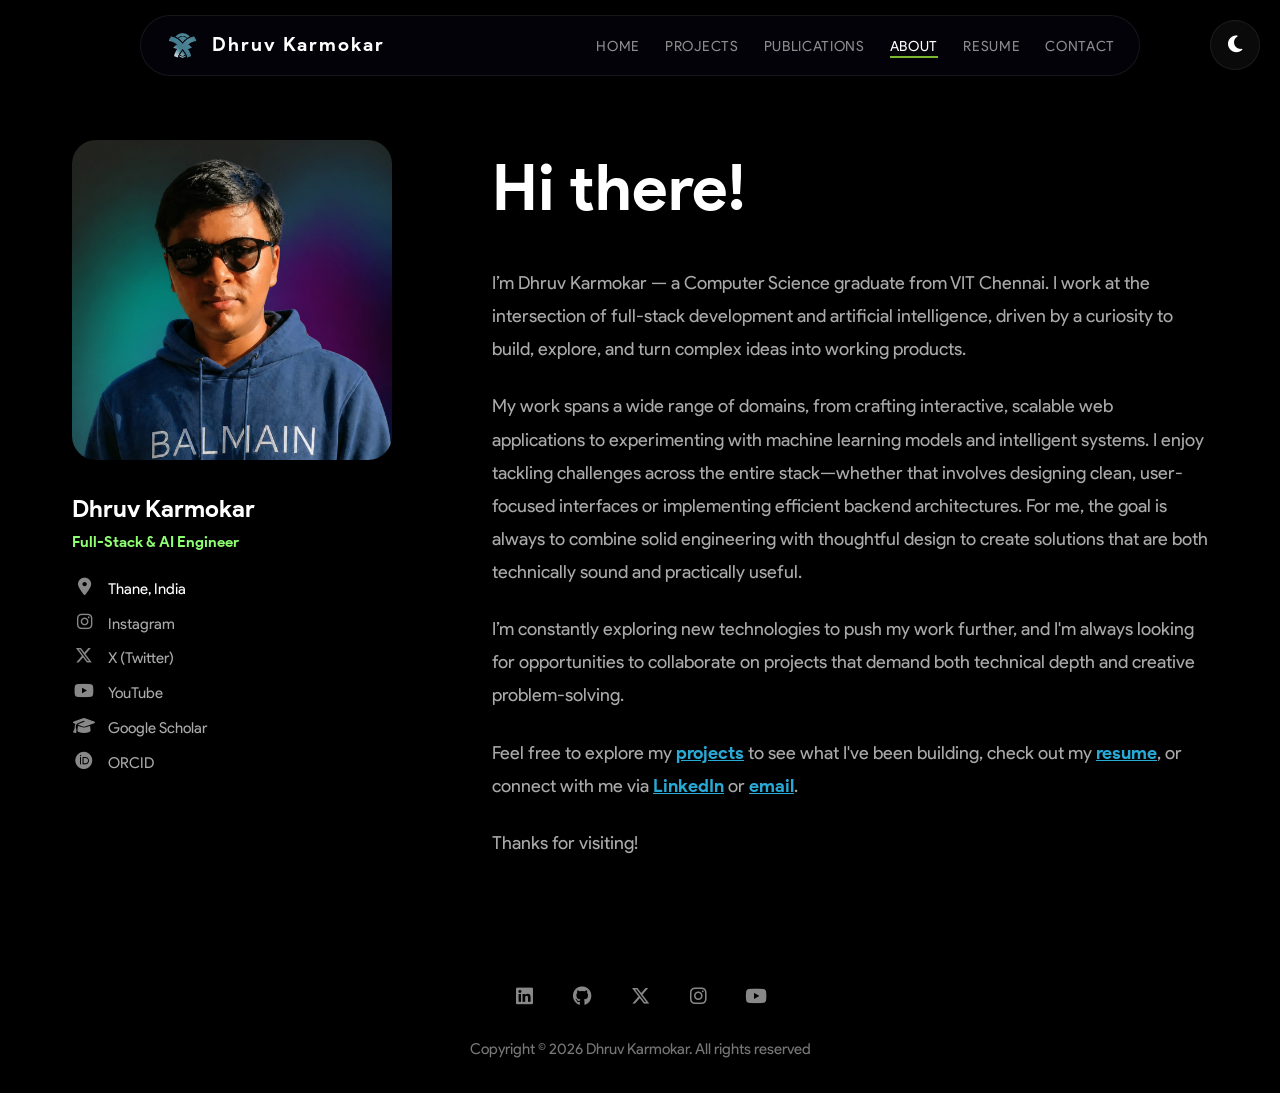
<file: about.html>
<!DOCTYPE html>
<html lang="en">
<head>
  <meta charset="UTF-8" />
  <meta name="viewport" content="width=device-width, initial-scale=1" />

  <!-- Security Headers -->
  <meta http-equiv="Content-Security-Policy" content="default-src 'self'; img-src 'self' data: https:; media-src 'self'; script-src 'self' https://cdn.jsdelivr.net; style-src 'self' https://cdnjs.cloudflare.com; font-src 'self' https://cdnjs.cloudflare.com; connect-src 'self' https://formspree.io;">
  <meta http-equiv="X-Content-Type-Options" content="nosniff">
  <meta http-equiv="Referrer-Policy" content="no-referrer-when-downgrade">
  <title>About | Dhruv Karmokar</title>
  <meta name="description" content="Learn about Dhruv Karmokar — CS grad from VIT Chennai, Full-Stack & AI Engineer working at the intersection of AI and full-stack development.">
  <link rel="canonical" href="https://karmokardhruv.me/about.html">
  <meta property="og:title" content="About — Dhruv Karmokar">
  <meta property="og:description" content="CS grad from VIT Chennai, Full-Stack & AI Engineer working at the intersection of AI and full-stack development.">
  <meta property="og:url" content="https://karmokardhruv.me/about.html">
  <meta property="og:image" content="https://karmokardhruv.me/images/dhruv-logo.png">
  <meta name="twitter:card" content="summary">

  <!-- ====== FAVICON (Copied from your index.html) ====== -->
  <link rel="apple-touch-icon" sizes="180x180" href="favicon_io/apple-touch-icon.png">
  <link rel="icon" type="image/png" sizes="32x32" href="favicon_io/favicon-32x32.png">
  <link rel="icon" type="image/png" sizes="16x16" href="favicon_io/favicon-16x16.png">
  <link rel="shortcut icon" href="favicon_io/favicon.ico" type="image/x-icon">
  <link rel="manifest" href="favicon_io/site.webmanifest">

  <!-- MAIN CSS -->
  <link rel="stylesheet" href="styles.css" />

  <!-- FONT AWESOME -->
  <link rel="stylesheet" href="https://cdnjs.cloudflare.com/ajax/libs/font-awesome/6.5.1/css/all.min.css" integrity="sha512-DTOQO9RWCH3ppGqcWaEA1BIZOC6xxalwEsw9c2QQeAIftl+Vegovlnee1c9QX4TctnWMn13TZye+giMm8e2LwA==" crossorigin="anonymous" referrerpolicy="no-referrer" />

  <!-- PAGE CSS -->
  <link rel="stylesheet" href="css/about.css" />

  <!-- SCRIPTS -->
  <script src="main.js?v=2" defer></script>

  <!-- PRELOAD LCP IMAGES -->
  <link rel="preload" as="image" href="images/dhruv-night.jpg">
  <link rel="preload" as="image" href="images/dhruv-day.png">
</head>

<body>
  <script src="theme-init.js"></script>
  <!-- =============== HEADER =============== -->
  <header class="site-header">
    <a href="index.html" class="logo">
      <img src="images/dhruv-logo.png" alt="Dhruv Karmokar" class="logo-img"/>
      <span class="logo-text">Dhruv Karmokar</span>
    </a>

    <button class="nav-toggle" type="button" aria-expanded="false" aria-controls="site-nav" aria-label="Open navigation menu">
      <span class="nav-toggle-bar"></span>
      <span class="nav-toggle-bar"></span>
      <span class="nav-toggle-bar"></span>
    </button>

    <nav class="main-nav" id="site-nav" aria-label="Primary">
      <ul class="nav-links">
        <li class="nav-home"><a href="index.html">HOME</a></li>
        <li class="nav-projects"><a href="projects.html">PROJECTS</a></li>
        <li class="nav-publications"><a href="publications.html">PUBLICATIONS</a></li>
        <li class="nav-about"><a href="about.html" class="active">ABOUT</a></li>
        <li class="nav-resume"><a href="resume.html">RESUME</a></li>
        <li class="nav-contact"><a href="contact.html">CONTACT</a></li>
      </ul>
    </nav>
  </header>

  <!-- =============== FLOATING THEME TOGGLE =============== -->
  <button id="theme-btn" class="float-btn top-right" title="Toggle Day/Night">
    <i id="theme-icon" class="fa-solid fa-moon"></i>
  </button>


  <main class="about-container">
    <!-- ===== LEFT SIDE: PHOTO + NAME + CONTACTS ===== -->
    <aside class="about-sidebar">
      <!-- 1) HEADSHOT with wrapper for border effect -->
      <div class="headshot-wrapper">
        <img src="images/dhruv-night.jpg" alt="Dhruv Karmokar" class="night-img" />
        <img src="images/dhruv-day.png" alt="Dhruv Karmokar" class="day-img" />
      </div>

      <!-- 2) NAME + POSITION -->
      <div class="about-name">Dhruv Karmokar</div>
      <div class="about-position">Full-Stack & AI Engineer</div>

      <!-- 3) CONTACT / SOCIAL LIST -->
      <ul class="contact-list">
        <li><i class="fa-solid fa-location-dot"></i> Thane, India</li>
        <li><i class="fa-brands fa-instagram"></i> <a href="https://instagram.com/karmokardhruv" target="_blank" rel="noopener noreferrer">Instagram</a></li>
        <li><i class="fa-brands fa-x-twitter"></i> <a href="https://x.com/karmokardhruv" target="_blank" rel="noopener noreferrer">X (Twitter)</a></li>
        <li><i class="fa-brands fa-youtube"></i> <a href="https://youtube.com/@karmokardhruv" target="_blank" rel="noopener noreferrer">YouTube</a></li>
        <li><i class="fa-solid fa-graduation-cap"></i> <a href="https://scholar.google.com/citations?user=qImi6RMAAAAJ&hl" target="_blank" rel="noopener noreferrer">Google Scholar</a></li>
        <li><i class="fa-brands fa-orcid"></i> <a href="https://orcid.org/0009-0003-7108-7852" target="_blank" rel="noopener noreferrer">ORCID</a></li>
      </ul>
    </aside>

    <!-- ===== RIGHT SIDE: “About Me” TEXT ===== -->
    <section class="about-content">
      <h1>Hi there!</h1>
      <p>
        I’m Dhruv Karmokar — a Computer Science graduate from VIT Chennai. I work at the intersection of full-stack development and artificial intelligence, driven by a curiosity to build, explore, and turn complex ideas into working products.
      </p>
      <p>
        My work spans a wide range of domains, from crafting interactive, scalable web applications to experimenting with machine learning models and intelligent systems. I enjoy tackling challenges across the entire stack—whether that involves designing clean, user-focused interfaces or implementing efficient backend architectures. For me, the goal is always to combine solid engineering with thoughtful design to create solutions that are both technically sound and practically useful.
      </p>
      <p>
        I’m constantly exploring new technologies to push my work further, and I'm always looking for opportunities to collaborate on projects that demand both technical depth and creative problem-solving.
      </p>
      <p>
        Feel free to explore my <a href="projects.html">projects</a> to see what I've been building, check out my <a href="resume.html">resume</a>, or connect with me via <a href="https://www.linkedin.com/in/karmokardhruv/" target="_blank" rel="noopener noreferrer">LinkedIn</a> or <a href="mailto:dhruv123karmokar@gmail.com">email</a>.
      </p>
      <p>
        Thanks for visiting!
      </p>
    </section>
  </main>

<footer class="site-footer-bottom">
  <!-- A div to group the icons -->
  <div class="footer-icons">
    <a href="https://www.linkedin.com/in/karmokardhruv" target="_blank" rel="noopener noreferrer" aria-label="LinkedIn Profile">
      <i class="fa-brands fa-linkedin"></i>
    </a>
    <a href="https://github.com/karmokardhruv" target="_blank" rel="noopener noreferrer" aria-label="GitHub Profile">
      <i class="fa-brands fa-github"></i>
    </a>
    <a href="https://x.com/karmokardhruv" target="_blank" rel="noopener noreferrer" aria-label="X (Twitter) Profile">
      <i class="fa-brands fa-x-twitter"></i>
    </a>
    <a href="https://instagram.com/karmokardhruv" target="_blank" rel="noopener noreferrer" aria-label="Instagram Profile">
      <i class="fa-brands fa-instagram"></i>
    </a>
    <a href="https://www.youtube.com/@karmokardhruv" target="_blank" rel="noopener noreferrer" aria-label="YouTube Channel">
      <i class="fa-brands fa-youtube"></i>
    </a>
  </div>
  <!-- A separate div for the copyright text -->
  <div class="footer-copy">Copyright © 2026 Dhruv Karmokar. All rights reserved</div>
</footer>

</body>
</html>
</file>
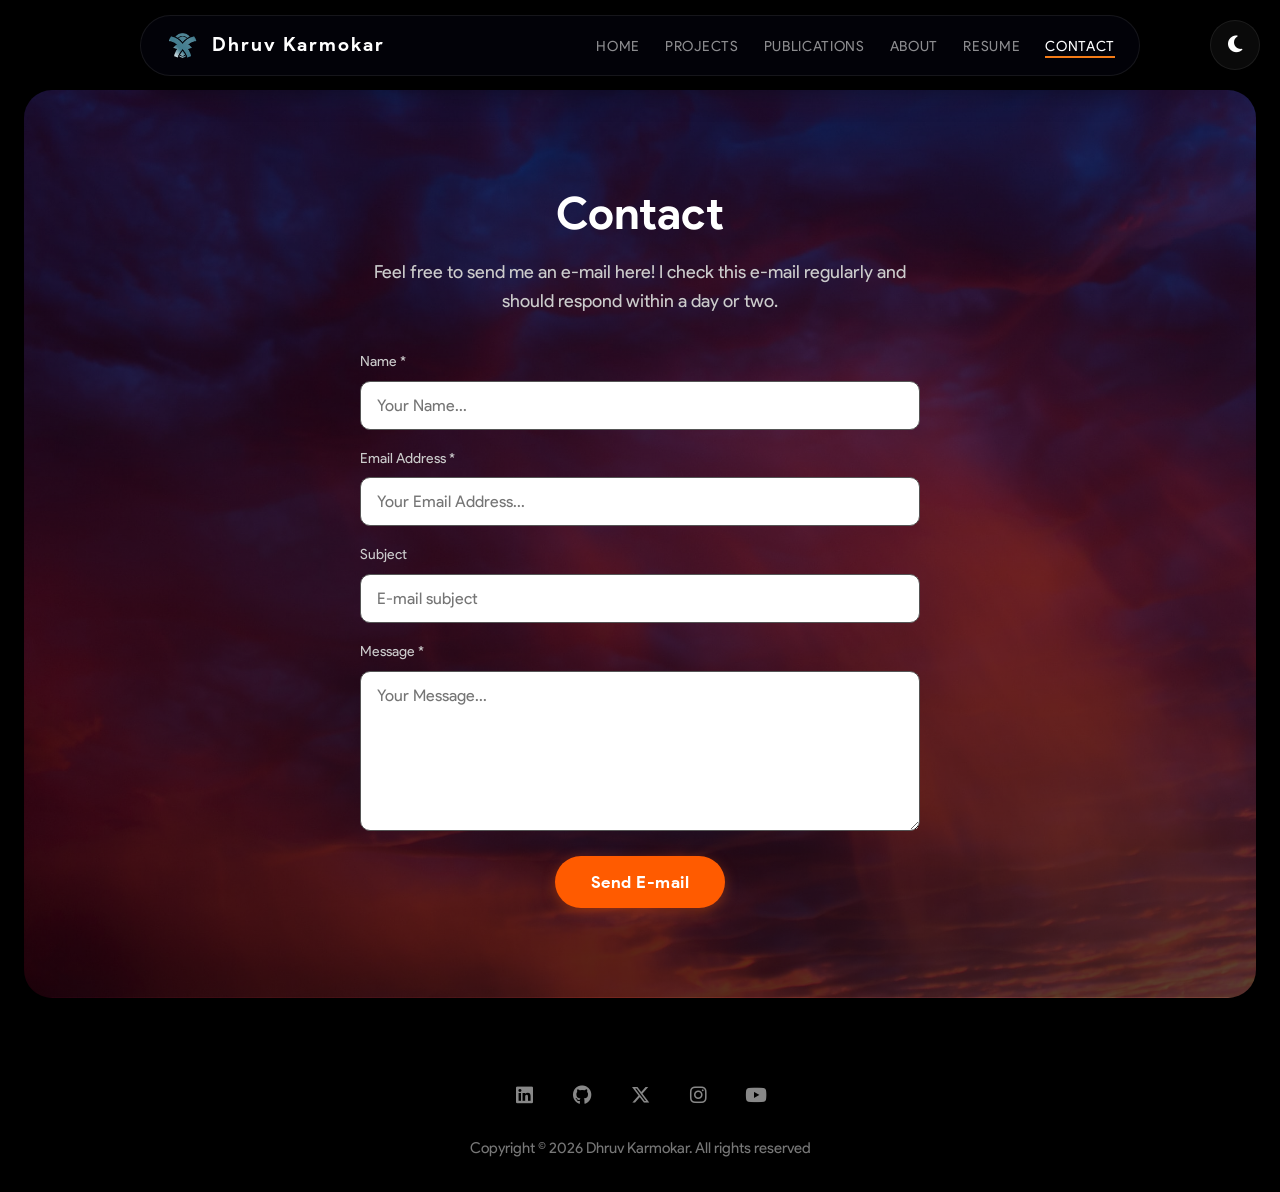
<file: contact.html>
<!DOCTYPE html>
<html lang="en">
<head>
  <meta charset="UTF-8" />
  <meta name="viewport" content="width=device-width, initial-scale=1" />

  <!-- Security Headers -->
  <meta http-equiv="Content-Security-Policy" content="default-src 'self'; img-src 'self' data: https:; media-src 'self'; script-src 'self' https://cdn.jsdelivr.net; style-src 'self' https://cdnjs.cloudflare.com; font-src 'self' https://cdnjs.cloudflare.com; connect-src 'self' https://formspree.io;">
  <meta http-equiv="X-Content-Type-Options" content="nosniff">
  <meta http-equiv="Referrer-Policy" content="no-referrer-when-downgrade">
  <title>Contact | Dhruv Karmokar</title>
  <meta name="description" content="Get in touch with Dhruv Karmokar. Send a message directly via the contact form.">
  <link rel="canonical" href="https://karmokardhruv.me/contact.html">
  <meta property="og:title" content="Contact — Dhruv Karmokar">
  <meta property="og:description" content="Send a message directly via the contact form.">
  <meta property="og:url" content="https://karmokardhruv.me/contact.html">
  <meta property="og:image" content="https://karmokardhruv.me/images/dhruv-logo.png">
  <meta name="twitter:card" content="summary">

  <!-- ====== FAVICON ====== -->
  <link rel="apple-touch-icon" sizes="180x180" href="favicon_io/apple-touch-icon.png">
  <link rel="icon" type="image/png" sizes="32x32" href="favicon_io/favicon-32x32.png">
  <link rel="icon" type="image/png" sizes="16x16" href="favicon_io/favicon-16x16.png">
  <link rel="shortcut icon" href="favicon_io/favicon.ico" type="image/x-icon">
  <link rel="manifest" href="favicon_io/site.webmanifest">

  <!-- MAIN CSS -->
  <link rel="stylesheet" href="styles.css" />

  <!-- FONT AWESOME -->
  <link rel="stylesheet" href="https://cdnjs.cloudflare.com/ajax/libs/font-awesome/6.5.1/css/all.min.css" integrity="sha512-DTOQO9RWCH3ppGqcWaEA1BIZOC6xxalwEsw9c2QQeAIftl+Vegovlnee1c9QX4TctnWMn13TZye+giMm8e2LwA==" crossorigin="anonymous" referrerpolicy="no-referrer" />

  <!-- PAGE CSS -->
  <link rel="stylesheet" href="css/contact.css" />

  <!-- SCRIPTS -->
  <script src="main.js?v=2" defer></script>
</head>

<body>
  <script src="theme-init.js"></script>
  <!-- This wrapper still creates the sidebars -->
  <div class="page-wrapper">

    <!-- HEADER -->
    <header class="site-header">
      <a href="index.html" class="logo">
        <img src="images/dhruv-logo.png" alt="Dhruv Karmokar" class="logo-img"/>
        <span class="logo-text">Dhruv Karmokar</span>
      </a>
      <button class="nav-toggle" type="button" aria-expanded="false" aria-controls="site-nav" aria-label="Open navigation menu">
        <span class="nav-toggle-bar"></span>
        <span class="nav-toggle-bar"></span>
        <span class="nav-toggle-bar"></span>
      </button>
      <nav class="main-nav" id="site-nav" aria-label="Primary">
        <ul class="nav-links">
          <li class="nav-home"><a href="index.html">HOME</a></li>
          <li class="nav-projects"><a href="projects.html">PROJECTS</a></li>
          <li class="nav-publications"><a href="publications.html">PUBLICATIONS</a></li>
          <li class="nav-about"><a href="about.html">ABOUT</a></li>
          <li class="nav-resume"><a href="resume.html">RESUME</a></li>
          <li class="nav-contact"><a href="contact.html" class="active">CONTACT</a></li>
        </ul>
      </nav>
    </header>
    <button id="theme-btn" class="float-btn top-right" title="Toggle Day/Night">
      <i id="theme-icon" class="fa-solid fa-moon"></i>
    </button>

    <main class="contact-container">
      <div class="contact-inner">
        <h1>Contact</h1>
        <p class="intro-text">
          Feel free to send me an e-mail here! I check this e-mail regularly and should respond within a day or two.
        </p>

        <form class="contact-form" action="https://formspree.io/f/xpwrpebl" method="POST">
          <div class="form-group">
            <label for="name">Name *</label>
            <input type="text" id="name" name="name" placeholder="Your Name..." required>
          </div>

          <div class="form-group">
            <label for="email">Email Address *</label>
            <input type="email" id="email" name="email" placeholder="Your Email Address..." required>
          </div>

          <div class="form-group">
            <label for="subject">Subject</label>
            <input type="text" id="subject" name="subject" placeholder="E-mail subject">
          </div>

          <div class="form-group">
            <label for="message">Message *</label>
            <textarea id="message" name="message" placeholder="Your Message..." required></textarea>
          </div>

          <button type="submit" class="submit-btn">Send E-mail</button>
        </form>
      </div>
    </main>

  </div> <!-- End of page-wrapper -->


<footer class="site-footer-bottom">
  <!-- A div to group the icons -->
  <div class="footer-icons">
    <a href="https://www.linkedin.com/in/karmokardhruv" target="_blank" rel="noopener noreferrer" aria-label="LinkedIn Profile">
      <i class="fa-brands fa-linkedin"></i>
    </a>
    <a href="https://github.com/karmokardhruv" target="_blank" rel="noopener noreferrer" aria-label="GitHub Profile">
      <i class="fa-brands fa-github"></i>
    </a>
    <a href="https://x.com/karmokardhruv" target="_blank" rel="noopener noreferrer" aria-label="X (Twitter) Profile">
      <i class="fa-brands fa-x-twitter"></i>
    </a>
    <a href="https://instagram.com/karmokardhruv" target="_blank" rel="noopener noreferrer" aria-label="Instagram Profile">
      <i class="fa-brands fa-instagram"></i>
    </a>
    <a href="https://www.youtube.com/@karmokardhruv" target="_blank" rel="noopener noreferrer" aria-label="YouTube Channel">
      <i class="fa-brands fa-youtube"></i>
    </a>
  </div>
  <!-- A separate div for the copyright text -->
  <div class="footer-copy">Copyright © 2026 Dhruv Karmokar. All rights reserved</div>
</footer>

</body>
</html>
</file>
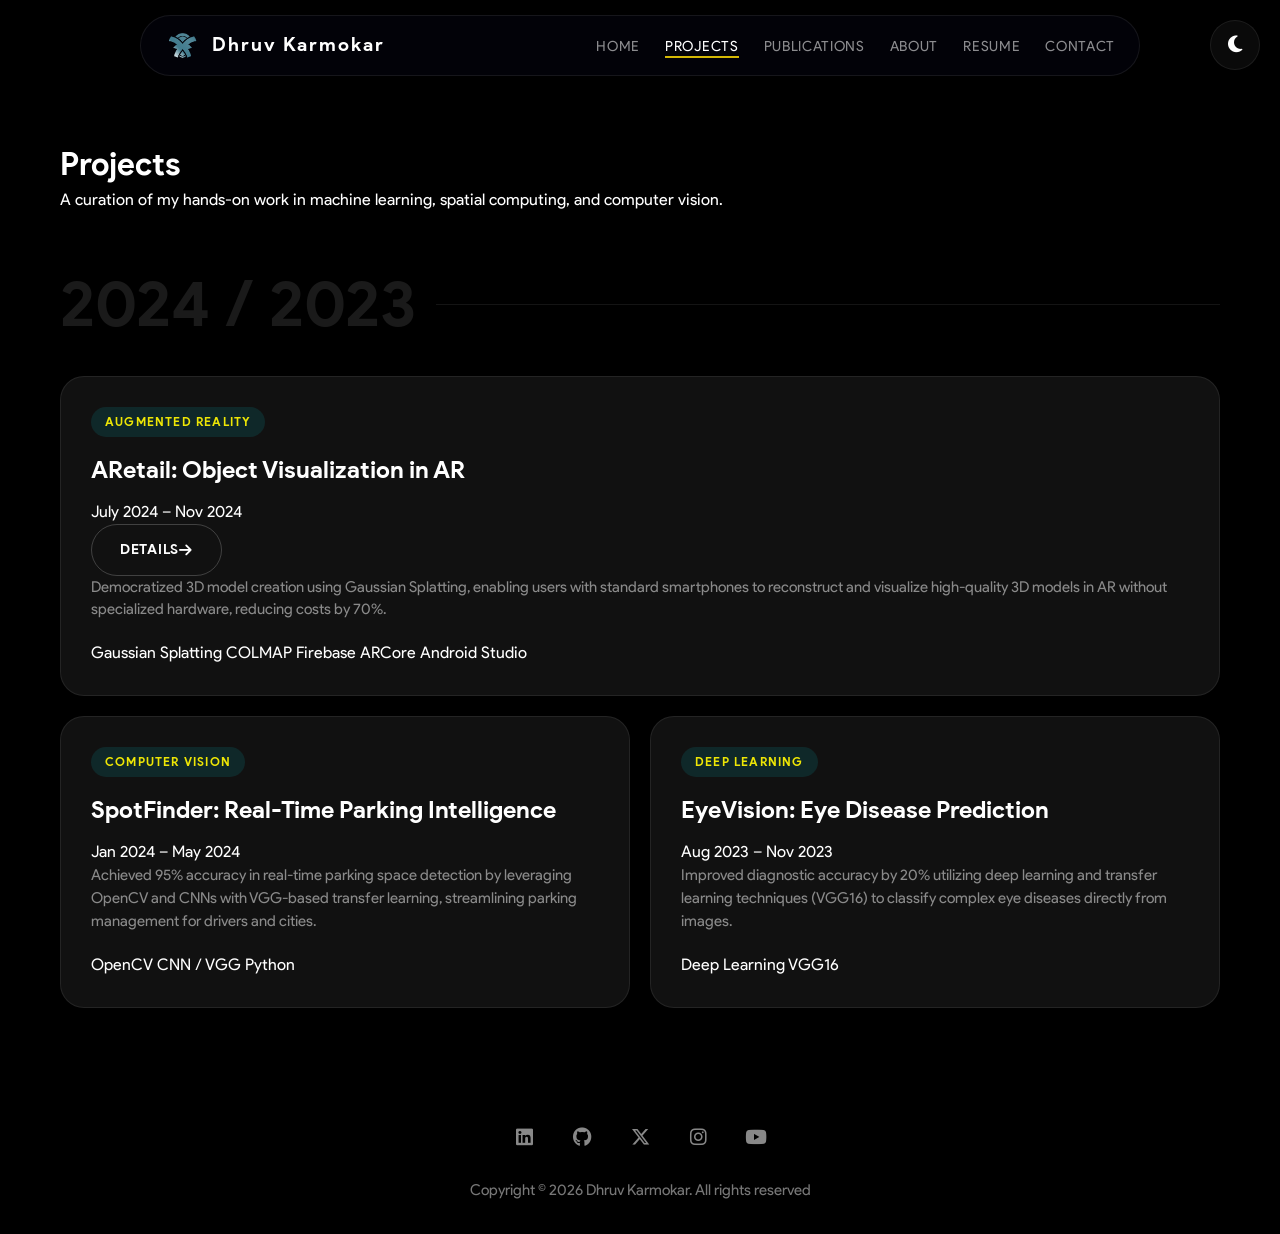
<file: projects-hide.html>
<!DOCTYPE html>
<html lang="en">
<head>
  <meta charset="UTF-8" />
  <meta name="viewport" content="width=device-width, initial-scale=1" />

  <!-- Security Headers -->
  <meta http-equiv="Content-Security-Policy" content="default-src 'self'; img-src 'self' data: https:; media-src 'self'; script-src 'self' https://cdn.jsdelivr.net; style-src 'self' https://cdnjs.cloudflare.com; font-src 'self' https://cdnjs.cloudflare.com; connect-src 'self' https://formspree.io;">
  <meta http-equiv="X-Content-Type-Options" content="nosniff">
  <meta http-equiv="Referrer-Policy" content="no-referrer-when-downgrade">
  <title>Projects | Dhruv Karmokar</title>

  <!-- ====== FAVICON ====== -->
  <link rel="apple-touch-icon" sizes="180x180" href="favicon_io/apple-touch-icon.png">
  <link rel="icon" type="image/png" sizes="32x32" href="favicon_io/favicon-32x32.png">
  <link rel="icon" type="image/png" sizes="16x16" href="favicon_io/favicon-16x16.png">
  <link rel="shortcut icon" href="favicon_io/favicon.ico" type="image/x-icon">
  <link rel="manifest" href="favicon_io/site.webmanifest">

  <!-- MAIN CSS -->
  <link rel="stylesheet" href="styles.css" />

  <!-- FONT AWESOME -->
  <link rel="stylesheet" href="https://cdnjs.cloudflare.com/ajax/libs/font-awesome/6.5.1/css/all.min.css" integrity="sha512-DTOQO9RWCH3ppGqcWaEA1BIZOC6xxalwEsw9c2QQeAIftl+Vegovlnee1c9QX4TctnWMn13TZye+giMm8e2LwA==" crossorigin="anonymous" referrerpolicy="no-referrer" />

  <!-- PAGE CSS -->
  <link rel="stylesheet" href="css/projects.css" />

  <!-- SCRIPTS -->
  <script src="main.js?v=2" defer></script>
</head>

<body>
  <script src="theme-init.js"></script>
  <!-- =============== HEADER =============== -->
  <header class="site-header">
    <a href="index.html" class="logo">
      <img src="images/dhruv-logo.png" alt="Dhruv Karmokar" class="logo-img"/>
      <span class="logo-text">Dhruv Karmokar</span>
    </a>
    <button class="nav-toggle" type="button" aria-expanded="false" aria-controls="site-nav" aria-label="Open navigation menu">
      <span class="nav-toggle-bar"></span>
      <span class="nav-toggle-bar"></span>
      <span class="nav-toggle-bar"></span>
    </button>
    <nav class="main-nav" id="site-nav" aria-label="Primary">
      <ul class="nav-links">
        <li class="nav-home"><a href="index.html">HOME</a></li>
        <li class="nav-projects"><a href="projects.html" class="active">PROJECTS</a></li>
        <li class="nav-publications"><a href="publications.html">PUBLICATIONS</a></li>
        <li class="nav-about"><a href="about.html">ABOUT</a></li>
        <li class="nav-resume"><a href="resume.html">RESUME</a></li>
        <li class="nav-contact"><a href="contact.html">CONTACT</a></li>
      </ul>
    </nav>
  </header>

  <!-- =============== FLOATING THEME TOGGLE =============== -->
  <button id="theme-btn" class="float-btn top-right" title="Toggle Day/Night">
    <i id="theme-icon" class="fa-solid fa-moon"></i>
  </button>

  <!-- =============== MAIN CONTENT =============== -->
  <main class="projects-container">
    
    <div style="margin-bottom: 60px; animation: fadeUp 1s var(--ease-fashion) forwards;">
      <h1 style="font-size: 4rem; font-weight: 700; margin-bottom: 10px;">Projects</h1>
      <p style="color: var(--text-secondary); font-size: 1.1rem; max-width: 600px;">
        A curation of my hands-on work in machine learning, spatial computing, and computer vision.
      </p>
    </div>

    <!-- Divider -->
    <div class="divider-layout" style="margin-top: 0;">
      <div class="divider-title" style="font-size: 2rem;">2024 / 2023</div>
      <div class="divider-line"></div>
    </div>

    <section class="bento-grid" style="animation: fadeUp 1.2s var(--ease-fashion) forwards;">
      
      <!-- Project 1 -->
      <div class="bento-card bento-col-12" style="display: flex; flex-direction: column; gap: 20px;">
        <div style="display: flex; justify-content: space-between; align-items: flex-start; flex-wrap: wrap; gap: 20px;">
          <div>
            <span class="tag">Augmented Reality</span>
            <h3 class="card-title" style="font-size: 2rem; margin-bottom: 5px;">ARetail: Object Visualization in AR</h3>
            <p style="color: var(--text-secondary); font-size: 0.9rem; letter-spacing: 0.1em; text-transform: uppercase;">July 2024 – Nov 2024</p>
          </div>
          <a href="#" class="btn-secondary" style="padding: 10px 20px; font-size: 0.8rem;">Details <i class="fa-solid fa-arrow-right" style="margin-left: 8px;"></i></a>
        </div>
        <p class="card-desc" style="font-size: 1.1rem; max-width: 800px; margin-bottom: 10px;">
          Democratized 3D model creation using Gaussian Splatting, enabling users with standard smartphones to reconstruct and visualize high-quality 3D models in AR without specialized hardware, reducing costs by 70%.
        </p>
        <div class="tech-stack" style="display: flex; gap: 10px; flex-wrap: wrap;">
          <span style="font-size: 0.8rem; border: 1px solid var(--border-muted); padding: 4px 12px; border-radius: 50px; color: var(--text-secondary);">Gaussian Splatting</span>
          <span style="font-size: 0.8rem; border: 1px solid var(--border-muted); padding: 4px 12px; border-radius: 50px; color: var(--text-secondary);">COLMAP</span>
          <span style="font-size: 0.8rem; border: 1px solid var(--border-muted); padding: 4px 12px; border-radius: 50px; color: var(--text-secondary);">Firebase</span>
          <span style="font-size: 0.8rem; border: 1px solid var(--border-muted); padding: 4px 12px; border-radius: 50px; color: var(--text-secondary);">ARCore</span>
          <span style="font-size: 0.8rem; border: 1px solid var(--border-muted); padding: 4px 12px; border-radius: 50px; color: var(--text-secondary);">Android Studio</span>
        </div>
      </div>

      <!-- Project 2 -->
      <div class="bento-card bento-col-6" style="display: flex; flex-direction: column; justify-content: space-between;">
        <div>
          <span class="tag tag-cv" style="background: rgba(191, 129, 255, 0.1); color: var(--accent-purple);">Computer Vision</span>
          <h3 class="card-title">SpotFinder: Real-Time Parking Intelligence</h3>
          <p style="color: var(--text-secondary); font-size: 0.8rem; letter-spacing: 0.1em; text-transform: uppercase; margin-bottom: 20px;">Jan 2024 – May 2024</p>
          <p class="card-desc">
            Achieved 95% accuracy in real-time parking space detection by leveraging OpenCV and CNNs with VGG-based transfer learning, streamlining parking management for drivers and cities.
          </p>
        </div>
        <div class="tech-stack" style="display: flex; gap: 8px; flex-wrap: wrap;">
          <span style="font-size: 0.75rem; padding: 4px 10px; border-radius: 4px; background: var(--surface-high); color: #fff;">OpenCV</span>
          <span style="font-size: 0.75rem; padding: 4px 10px; border-radius: 4px; background: var(--surface-high); color: #fff;">CNN / VGG</span>
          <span style="font-size: 0.75rem; padding: 4px 10px; border-radius: 4px; background: var(--surface-high); color: #fff;">Python</span>
        </div>
      </div>

      <!-- Project 3 -->
      <div class="bento-card bento-col-6" style="display: flex; flex-direction: column; justify-content: space-between;">
        <div>
          <span class="tag tag-dl" style="background: rgba(255, 255, 255, 0.1); color: #fff;">Deep Learning</span>
          <h3 class="card-title">EyeVision: Eye Disease Prediction</h3>
          <p style="color: var(--text-secondary); font-size: 0.8rem; letter-spacing: 0.1em; text-transform: uppercase; margin-bottom: 20px;">Aug 2023 – Nov 2023</p>
          <p class="card-desc">
            Improved diagnostic accuracy by 20% utilizing deep learning and transfer learning techniques (VGG16) to classify complex eye diseases directly from images.
          </p>
        </div>
        <div class="tech-stack" style="display: flex; gap: 8px; flex-wrap: wrap;">
          <span style="font-size: 0.75rem; padding: 4px 10px; border-radius: 4px; background: var(--surface-high); color: #fff;">Deep Learning</span>
          <span style="font-size: 0.75rem; padding: 4px 10px; border-radius: 4px; background: var(--surface-high); color: #fff;">VGG16</span>
        </div>
      </div>

    </section>
  </main>

<footer class="site-footer-bottom">
  <div class="footer-icons">
    <a href="https://www.linkedin.com/in/karmokardhruv" target="_blank" rel="noopener noreferrer" aria-label="LinkedIn Profile">
      <i class="fa-brands fa-linkedin"></i>
    </a>
    <a href="https://github.com/karmokardhruv" target="_blank" rel="noopener noreferrer" aria-label="GitHub Profile">
      <i class="fa-brands fa-github"></i>
    </a>
    <a href="https://x.com/karmokardhruv" target="_blank" rel="noopener noreferrer" aria-label="X (Twitter) Profile">
      <i class="fa-brands fa-x-twitter"></i>
    </a>
    <a href="https://instagram.com/karmokardhruv" target="_blank" rel="noopener noreferrer" aria-label="Instagram Profile">
      <i class="fa-brands fa-instagram"></i>
    </a>
    <a href="https://www.youtube.com/@karmokardhruv" target="_blank" rel="noopener noreferrer" aria-label="YouTube Channel">
      <i class="fa-brands fa-youtube"></i>
    </a>
  </div>
  <div class="footer-copy">Copyright © 2026 Dhruv Karmokar. All rights reserved</div>
</footer>

</body>
</html>
</file>
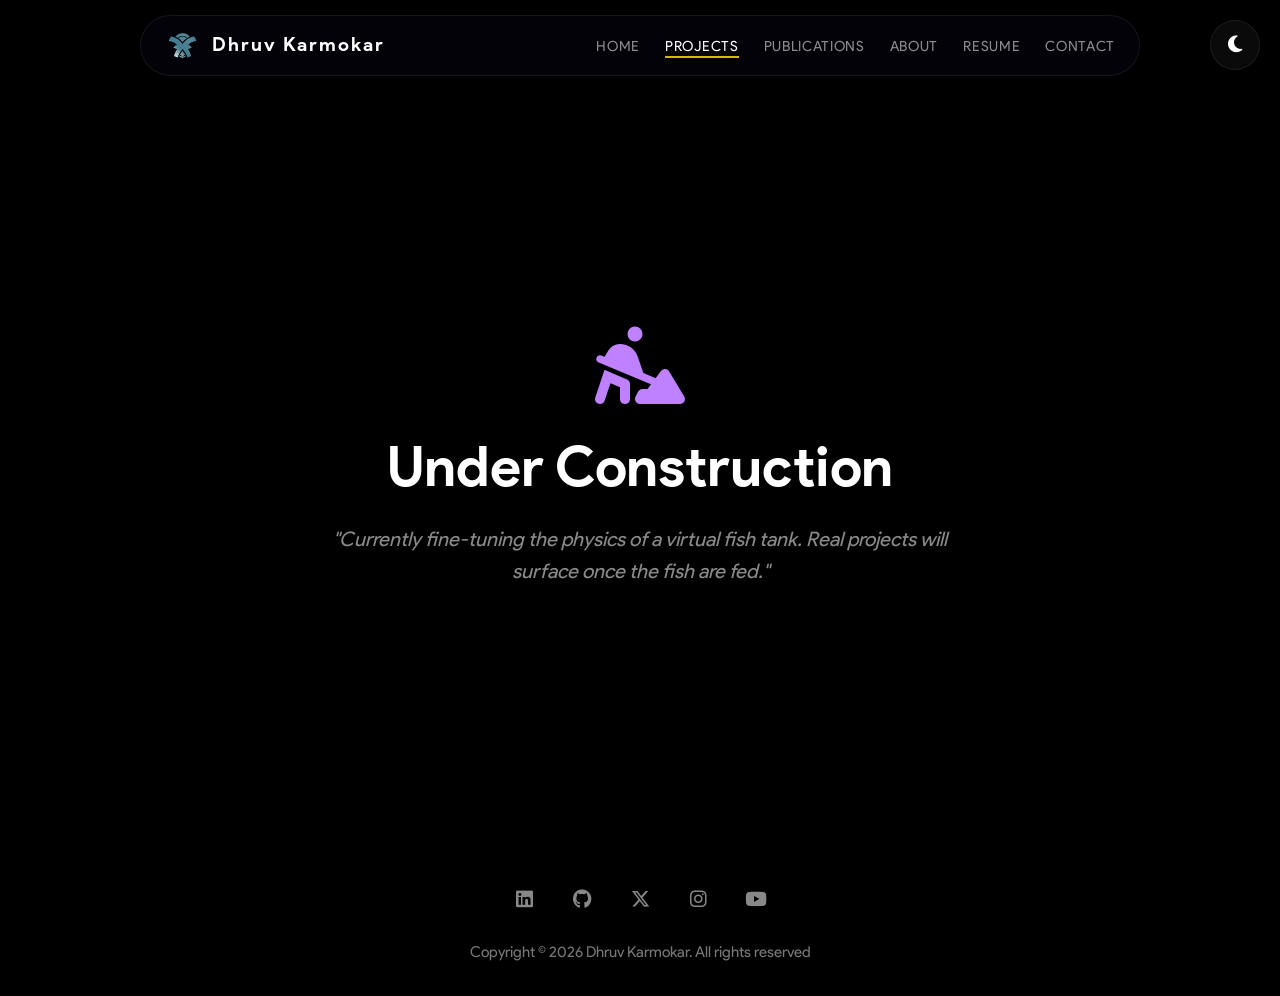
<file: projects.html>
<!DOCTYPE html>
<html lang="en">
<head>
  <meta charset="UTF-8" />
  <meta name="viewport" content="width=device-width, initial-scale=1" />

  <!-- Security Headers -->
  <meta http-equiv="Content-Security-Policy" content="default-src 'self'; img-src 'self' data: https:; media-src 'self'; script-src 'self' https://cdn.jsdelivr.net; style-src 'self' https://cdnjs.cloudflare.com; font-src 'self' https://cdnjs.cloudflare.com; connect-src 'self' https://formspree.io;">
  <meta http-equiv="X-Content-Type-Options" content="nosniff">
  <meta http-equiv="Referrer-Policy" content="no-referrer-when-downgrade">
  <title>Projects | Dhruv Karmokar</title>
  <meta name="description" content="Projects by Dhruv Karmokar — AR visualization, computer vision, and deep learning.">
  <link rel="canonical" href="https://karmokardhruv.me/projects.html">
  <meta property="og:title" content="Projects — Dhruv Karmokar">
  <meta property="og:description" content="A curation of hands-on work in machine learning, spatial computing, and computer vision.">
  <meta property="og:url" content="https://karmokardhruv.me/projects.html">
  <meta property="og:image" content="https://karmokardhruv.me/images/dhruv-logo.png">
  <meta name="twitter:card" content="summary">

  <!-- ====== FAVICON ====== -->
  <link rel="apple-touch-icon" sizes="180x180" href="favicon_io/apple-touch-icon.png">
  <link rel="icon" type="image/png" sizes="32x32" href="favicon_io/favicon-32x32.png">
  <link rel="icon" type="image/png" sizes="16x16" href="favicon_io/favicon-16x16.png">
  <link rel="shortcut icon" href="favicon_io/favicon.ico" type="image/x-icon">
  <link rel="manifest" href="favicon_io/site.webmanifest">

  <!-- MAIN CSS -->
  <link rel="stylesheet" href="styles.css" />

  <!-- FONT AWESOME -->
  <link rel="stylesheet" href="https://cdnjs.cloudflare.com/ajax/libs/font-awesome/6.5.1/css/all.min.css" integrity="sha512-DTOQO9RWCH3ppGqcWaEA1BIZOC6xxalwEsw9c2QQeAIftl+Vegovlnee1c9QX4TctnWMn13TZye+giMm8e2LwA==" crossorigin="anonymous" referrerpolicy="no-referrer" />

  <!-- PAGE CSS -->
  <link rel="stylesheet" href="css/projects.css" />

  <!-- SCRIPTS -->
  <script src="main.js?v=2" defer></script>
</head>

<body>
  <script src="theme-init.js"></script>
  <!-- =============== HEADER =============== -->
  <header class="site-header">
    <a href="index.html" class="logo">
      <img src="images/dhruv-logo.png" alt="Dhruv Karmokar" class="logo-img"/>
      <span class="logo-text">Dhruv Karmokar</span>
    </a>
    <button class="nav-toggle" type="button" aria-expanded="false" aria-controls="site-nav" aria-label="Open navigation menu">
      <span class="nav-toggle-bar"></span>
      <span class="nav-toggle-bar"></span>
      <span class="nav-toggle-bar"></span>
    </button>
    <nav class="main-nav" id="site-nav" aria-label="Primary">
      <ul class="nav-links">
        <li class="nav-home"><a href="index.html">HOME</a></li>
        <li class="nav-projects"><a href="projects.html" class="active">PROJECTS</a></li>
        <li class="nav-publications"><a href="publications.html">PUBLICATIONS</a></li>
        <li class="nav-about"><a href="about.html">ABOUT</a></li>
        <li class="nav-resume"><a href="resume.html">RESUME</a></li>
        <li class="nav-contact"><a href="contact.html">CONTACT</a></li>
      </ul>
    </nav>
  </header>

  <!-- =============== FLOATING THEME TOGGLE =============== -->
  <button id="theme-btn" class="float-btn top-right" title="Toggle Day/Night">
    <i id="theme-icon" class="fa-solid fa-moon"></i>
  </button>

  <!-- =============== MAIN CONTENT =============== -->
  <main class="projects-container">
    <div class="wip-container">
      <i class="fa-solid fa-person-digging wip-icon"></i>
      <h1>Under Construction</h1>
      <p id="witty-text" class="subtitle">
      </p>
    </div>
  </main>

<footer class="site-footer-bottom">
  <div class="footer-icons">
    <a href="https://www.linkedin.com/in/karmokardhruv" target="_blank" rel="noopener noreferrer" aria-label="LinkedIn Profile">
      <i class="fa-brands fa-linkedin"></i>
    </a>
    <a href="https://github.com/karmokardhruv" target="_blank" rel="noopener noreferrer" aria-label="GitHub Profile">
      <i class="fa-brands fa-github"></i>
    </a>
    <a href="https://x.com/karmokardhruv" target="_blank" rel="noopener noreferrer" aria-label="X (Twitter) Profile">
      <i class="fa-brands fa-x-twitter"></i>
    </a>
    <a href="https://instagram.com/karmokardhruv" target="_blank" rel="noopener noreferrer" aria-label="Instagram Profile">
      <i class="fa-brands fa-instagram"></i>
    </a>
    <a href="https://www.youtube.com/@karmokardhruv" target="_blank" rel="noopener noreferrer" aria-label="YouTube Channel">
      <i class="fa-brands fa-youtube"></i>
    </a>
  </div>
  <div class="footer-copy">Copyright © 2026 Dhruv Karmokar. All rights reserved</div>
</footer>

  <script src="projects.js" defer></script>
</body>
</html>
</file>
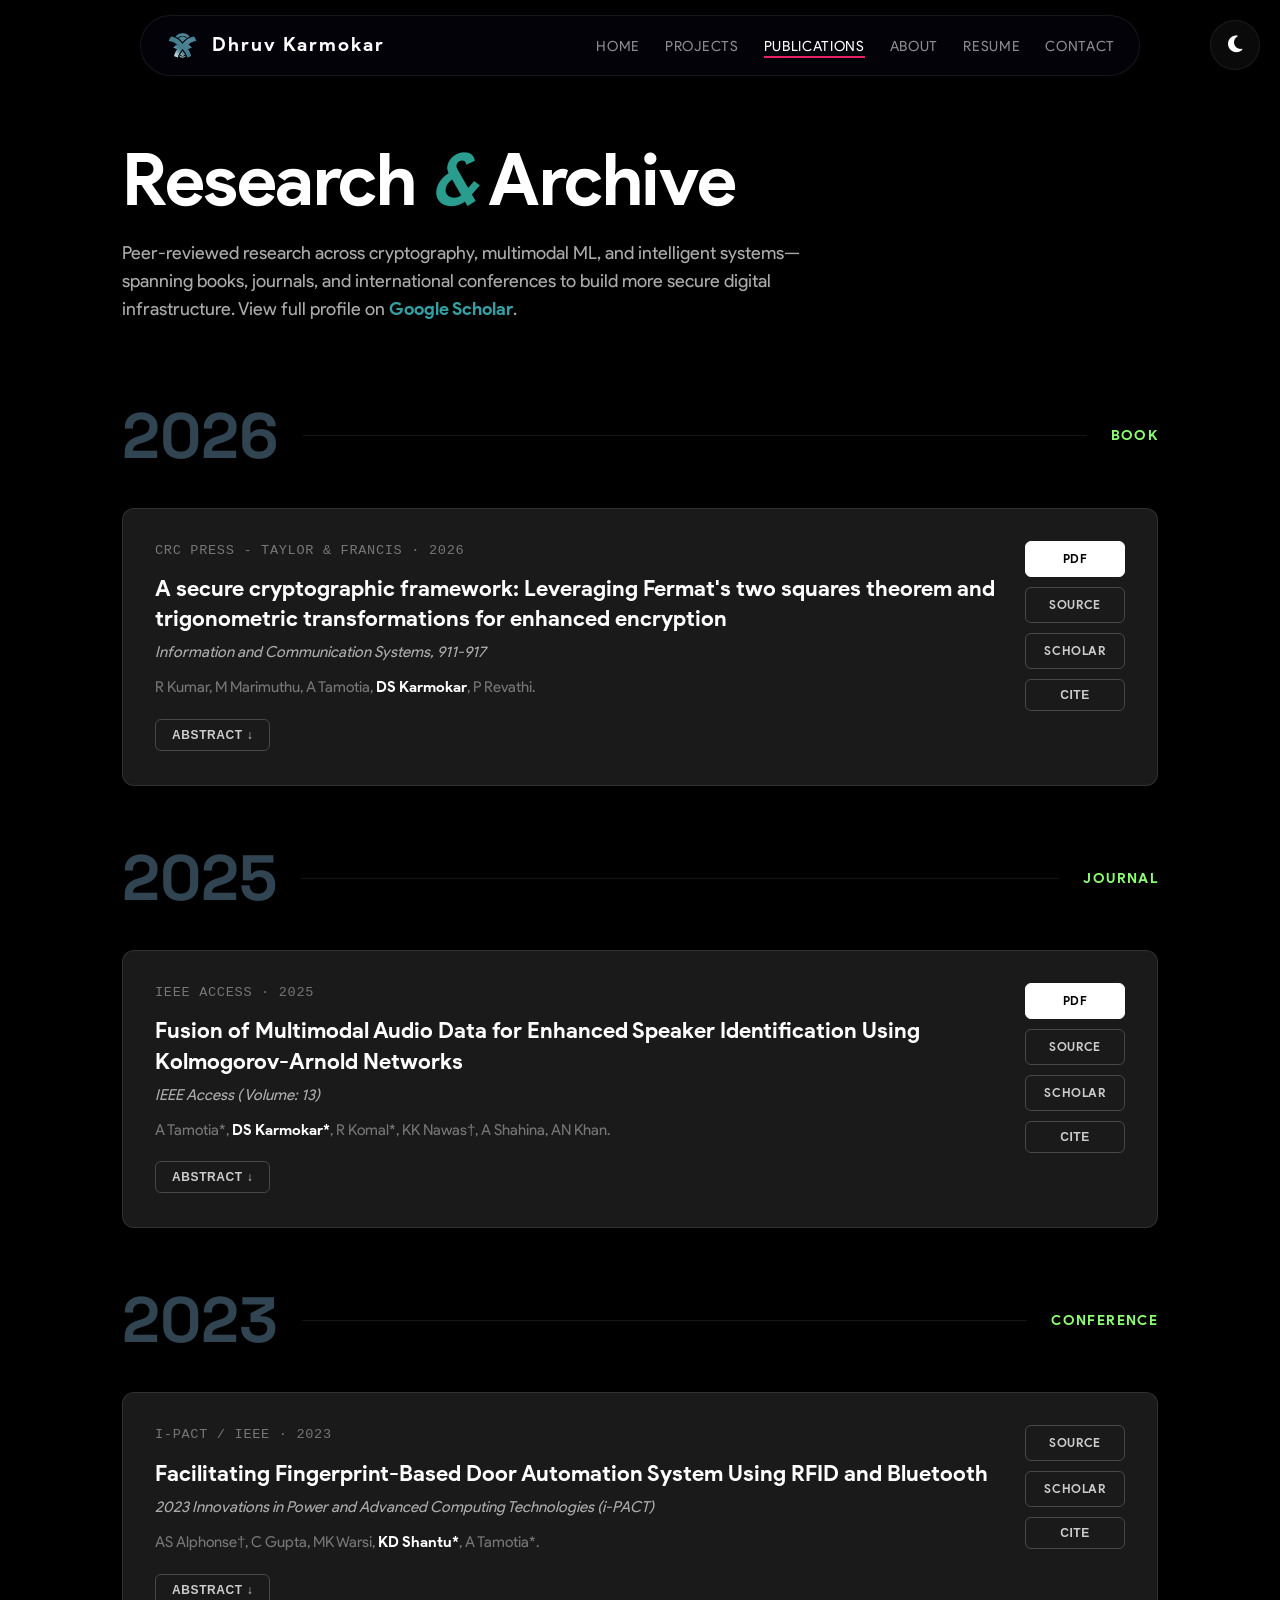
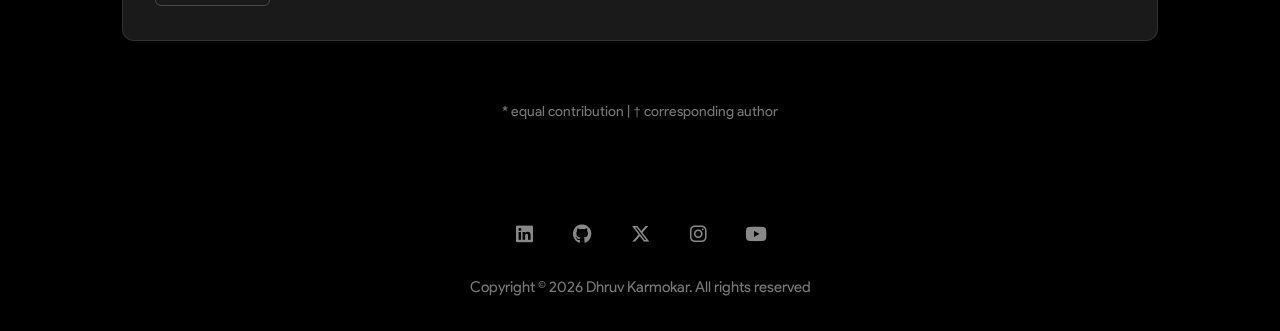
<file: publications.html>
<!DOCTYPE html>
<html lang="en">
<head>
  <meta charset="UTF-8" />
  <meta name="viewport" content="width=device-width, initial-scale=1" />

  <!-- Security Headers -->
  <meta http-equiv="Content-Security-Policy" content="default-src 'self'; img-src 'self' data: https:; media-src 'self'; script-src 'self' https://cdn.jsdelivr.net; style-src 'self' https://cdnjs.cloudflare.com; font-src 'self' https://cdnjs.cloudflare.com; connect-src 'self' https://formspree.io;">
  <meta http-equiv="X-Content-Type-Options" content="nosniff">
  <meta http-equiv="Referrer-Policy" content="no-referrer-when-downgrade">
  <title>Publications | Dhruv Karmokar</title>
  <meta name="description" content="Peer-reviewed publications by Dhruv Karmokar in cryptography, multimodal ML, and intelligent systems — IEEE, CRC Press.">
  <link rel="canonical" href="https://karmokardhruv.me/publications.html">
  <meta property="og:title" content="Publications — Dhruv Karmokar">
  <meta property="og:description" content="Peer-reviewed research across cryptography, multimodal ML, and intelligent systems.">
  <meta property="og:url" content="https://karmokardhruv.me/publications.html">
  <meta property="og:image" content="https://karmokardhruv.me/images/dhruv-logo.png">
  <meta name="twitter:card" content="summary">

  <!-- ====== FAVICON ====== -->
  <link rel="apple-touch-icon" sizes="180x180" href="favicon_io/apple-touch-icon.png">
  <link rel="icon" type="image/png" sizes="32x32" href="favicon_io/favicon-32x32.png">
  <link rel="icon" type="image/png" sizes="16x16" href="favicon_io/favicon-16x16.png">
  <link rel="shortcut icon" href="favicon_io/favicon.ico" type="image/x-icon">
  <link rel="manifest" href="favicon_io/site.webmanifest">

  <!-- 1) FONT-FACE (Now includes Italic) -->
  <!-- MAIN CSS -->
  <link rel="stylesheet" href="styles.css" />

  <!-- FONT AWESOME -->
  <link rel="stylesheet" href="https://cdnjs.cloudflare.com/ajax/libs/font-awesome/6.5.1/css/all.min.css" integrity="sha512-DTOQO9RWCH3ppGqcWaEA1BIZOC6xxalwEsw9c2QQeAIftl+Vegovlnee1c9QX4TctnWMn13TZye+giMm8e2LwA==" crossorigin="anonymous" referrerpolicy="no-referrer" />

  <!-- PAGE CSS -->
  <link rel="stylesheet" href="css/publications.css" />

  <!-- SCRIPTS -->
  <script src="main.js?v=2" defer></script>
</head>

<body>
  <script src="theme-init.js"></script>
  <!-- =============== HEADER =============== -->
  <header class="site-header">
    <a href="index.html" class="logo">
      <img src="images/dhruv-logo.png" alt="Dhruv Karmokar" class="logo-img"/>
      <span class="logo-text">Dhruv Karmokar</span>
    </a>

    <button class="nav-toggle" type="button" aria-expanded="false" aria-controls="site-nav" aria-label="Open navigation menu">
      <span class="nav-toggle-bar"></span>
      <span class="nav-toggle-bar"></span>
      <span class="nav-toggle-bar"></span>
    </button>

    <nav class="main-nav" id="site-nav" aria-label="Primary">
      <ul class="nav-links">
        <li class="nav-home"><a href="index.html">HOME</a></li>
        <li class="nav-projects"><a href="projects.html">PROJECTS</a></li>
        <li class="nav-publications"><a href="publications.html" class="active">PUBLICATIONS</a></li>
        <li class="nav-about"><a href="about.html">ABOUT</a></li>
        <li class="nav-resume"><a href="resume.html">RESUME</a></li>
        <li class="nav-contact"><a href="contact.html">CONTACT</a></li>
      </ul>
    </nav>
  </header>

  <!-- =============== FLOATING THEME TOGGLE =============== -->
  <button id="theme-btn" class="float-btn top-right" title="Toggle Day/Night">
    <i id="theme-icon" class="fa-solid fa-moon"></i>
  </button>


  <main class="publications-redesign">
    <!-- Hero Section -->
    <header class="pub-hero">
      <h1 class="pub-title">Research <span>&amp;</span> Archive</h1>
      <p class="pub-desc">
        Peer-reviewed research across cryptography, multimodal ML, and intelligent systems—spanning books, journals, and international conferences to build more secure digital infrastructure. View full profile on <a href="https://scholar.google.com/citations?user=qImi6RMAAAAJ&hl" target="_blank" rel="noopener noreferrer">Google Scholar</a>.
      </p>
    </header>

    <!-- 2026 Section -->
    <section class="pub-year-section">
      <div class="pub-year-header">
        <h2 class="pub-year-text">2026</h2>
        <div class="pub-year-line"></div>
        <span class="pub-year-label">Book</span>
      </div>

      <div class="pub-grid">
        <!-- Publication Card -->
        <div class="pub-card">
          <div class="pub-card-left">
            <span class="pub-venue-badge">CRC Press - Taylor & Francis &middot; 2026</span>
            <h3 class="pub-card-title">A secure cryptographic framework: Leveraging Fermat's two squares theorem and trigonometric transformations for enhanced encryption</h3>
            <p class="pub-card-venue">Information and Communication Systems, 911-917</p>
            <p class="pub-card-authors">R Kumar, M Marimuthu, A Tamotia, <strong>DS Karmokar</strong>, P Revathi.</p>
            
            <!-- Add your abstract text here -->
            <button class="pub-abstract-toggle">
              Abstract ↓
            </button>
            <div class="pub-abstract-content">
              <!-- ABSTRACT CONTENT GOES HERE -->
              The rapid growth of cybersecurity challenges demands faster and stronger cryptographic algorithms for text and image encryption. This study introduces a new encryption algorithm based on the concept of the Fermat theorem and the use of trigonometric functions and transformations and the current cryptographic tools. The proposed approach will improve the security of data, as it is a more robust approach to saving sensitive information that combines the characteristics of transcendental number and trigonometric transformations. A prime number that is congruent to one, modulo four defines two secret keys which Fermat has established in his Theorem. The keys are then applied during the trigonometric transformation phases of encryption process. The protocol uses the decimal representation of a transcendental number to encode the plaintext characters to unique numerical values adding resistance to frequency and brute force attacks. Tangent and arctangent functions are trigonometric transformations that are used in both encrypting and decrypting the messages, which transform the integers into floating point numbers, and bring great non-linearity in the communication medium. The characteristics of trigonometric function and transcendental number lay a mathematically sound system guaranteeing a high entropy and accurate reversibility. Experimental verification spells out that the decryption protocols recover the original secret message with perfect fidelity, which makes the accuracy and reliability of the proposed method.
            </div>
          </div>

          <div class="pub-card-right">
            <a href="papers/10.1201-9781003650201-144.pdf" class="pub-btn primary" target="_blank" rel="noopener noreferrer">PDF</a>
            <a href="https://doi.org/10.1201/9781003650201-144" class="pub-btn" target="_blank" rel="noopener noreferrer">SOURCE</a>
            <a href="https://bit.ly/41XswYG" class="pub-btn" target="_blank" rel="noopener noreferrer">SCHOLAR</a>
            <button class="pub-btn" data-citation="@incollection{kumar2026secure,
  title={A secure cryptographic framework: Leveraging Fermat's two squares theorem and trigonometric transformations for enhanced encryption},
  author={Kumar, Ranjith and Marimuthu, M and Tamotia, Aryaman and Karmokar, Dhruv Shantu and Revathi, P},
  booktitle={Information and Communication Systems},
  pages={911--917},
  year={2026},
  publisher={CRC Press}
}">CITE</button>
          </div>
        </div>
      </div>
    </section>

    <!-- 2025 Section -->
    <section class="pub-year-section">
      <div class="pub-year-header">
        <h2 class="pub-year-text">2025</h2>
        <div class="pub-year-line"></div>
        <span class="pub-year-label">Journal</span>
      </div>

      <div class="pub-grid">
        <!-- Publication Card -->
        <div class="pub-card">
          <div class="pub-card-left">
            <span class="pub-venue-badge">IEEE ACCESS &middot; 2025</span>
            <h3 class="pub-card-title">Fusion of Multimodal Audio Data for Enhanced Speaker Identification Using Kolmogorov-Arnold Networks</h3>
            <p class="pub-card-venue">IEEE Access ( Volume: 13)</p>
            <p class="pub-card-authors">A Tamotia*, <strong>DS Karmokar*</strong>, R Komal*, KK Nawas†, A Shahina, AN Khan.</p>
            
            <!-- Add your abstract text here -->
            <button class="pub-abstract-toggle">
              Abstract ↓
            </button>
            <div class="pub-abstract-content">
              <!-- ABSTRACT CONTENT GOES HERE -->
              Speaker identification using audio data is quite challenging because of inherent differences between people, ambient noise, and variable recording conditions. Although the classical deep learning methods are effective, they have rather high computational cost, which leads to usually cumbersome parameter tuning processes and hence reduce their applicability to real-world deployments. In this paper, we discuss an efficient version of Kolmogorov-Arnold Network for audio-based speaker identification using three different types of audio inputs: bone conduction, air conduction, and throat microphone recordings, alongside evaluation on the publicly available LibriSpeech dataset to enhance reproducibility. To optimize the performance of these modalities, we investigate data-level, feature-level, and decision-level fusion techniques. An exhaustive comparison is performed against some of the prominent deep learning architectures, namely VGG-19, ResNet-152, EfficientNetV2, and DenseNet-121, both as standalone architectures and within multimodal combinations for the purpose of evaluating the proposed framework. We demonstrate that our model achieves a significant increase in accuracy up to 99.375% through the use of MFCC and GFCC feature inputs with data-level fusion through MFCC features and achieves this level of accuracy using substantially fewer parameters than those of conventional deep learning models. This makes the KAN framework a highly efficient choice for audio-based speaker identification. One of the critical innovations within this design is a class of trainable activation functions that eliminate the need for traditional weight parameters, thereby providing scalable and computationally efficient solutions. This work contributes to the field of biometrics by providing a refined, resource-efficient approach to speaker identification based on multimodal audio data.
            </div>
          </div>

          <div class="pub-card-right">
            <a href="papers/10.1109-ACCESS.2025.3569606.pdf" class="pub-btn primary" target="_blank" rel="noopener noreferrer">PDF</a>
            <a href="https://doi.org/10.1109/ACCESS.2025.3569606" class="pub-btn" target="_blank" rel="noopener noreferrer">SOURCE</a>
            <a href="https://bit.ly/4vJxupo" class="pub-btn" target="_blank" rel="noopener noreferrer">SCHOLAR</a>
            <button class="pub-btn" data-citation="@ARTICLE{11003144,
  author={Tamotia, Aryaman and Karmokar, Dhruv Shantu and Komal, Rethi and Nawas, K. Khadar and Shahina, A. and Khan, A. Nayeemulla},
  journal={IEEE Access}, 
  title={Fusion of Multimodal Audio Data for Enhanced Speaker Identification Using Kolmogorov-Arnold Networks}, 
  year={2025},
  volume={13},
  number={},
  pages={87640-87653},
  keywords={Microphones;Speaker recognition;Feature extraction;Accuracy;Noise;Computational modeling;Mel frequency cepstral coefficient;Deep learning;Bones;Robustness;Kolmogorov-Arnold networks;speaker identification;multimodal fusion;audio classification;MFCC;GFCC;trainable activation functions},
  doi={10.1109/ACCESS.2025.3569606}}
">CITE</button>
          </div>
        </div>
      </div>
    </section>

    <!-- 2023 Section -->
    <section class="pub-year-section">
      <div class="pub-year-header">
        <h2 class="pub-year-text">2023</h2>
        <div class="pub-year-line"></div>
        <span class="pub-year-label">Conference</span>
      </div>

      <div class="pub-grid">
        <!-- Publication Card -->
        <div class="pub-card">
          <div class="pub-card-left">
            <span class="pub-venue-badge">i-PACT / IEEE &middot; 2023</span>
            <h3 class="pub-card-title">Facilitating Fingerprint-Based Door Automation System Using RFID and Bluetooth</h3>
            <p class="pub-card-venue">2023 Innovations in Power and Advanced Computing Technologies (i-PACT)</p>
            <p class="pub-card-authors">AS Alphonse†, C Gupta, MK Warsi, <strong>KD Shantu*</strong>, A Tamotia*.</p>
            
            <!-- Add your abstract text here -->
            <button class="pub-abstract-toggle">
              Abstract ↓
            </button>
            <div class="pub-abstract-content">
              <!-- ABSTRACT CONTENT GOES HERE -->
              This paper focuses on the adoption of biometric and RFID security gadgets as innovative solutions for enhancing door lock systems. The traditional reliance on physical keys has proven vulnerable to security breaches, prompting the need for more robust measures. Biometric features such as Fingerprint, Voice and Bluetooth offer unparalleled security by leveraging unique biological characteristics for authentication. Additionally, integrating RFID technology enables convenient access control through assigned cards or tags, eliminating the need for physical keys or complex passwords. The combination of these cutting-edge solutions establishes a comprehensive security infrastructure, significantly reducing risks associated with conventional lock systems. This research highlights the benefits and applications of these technologies in various settings, emphasizing their role in creating a safer environment for individuals and organizations.
            </div>
          </div>

          <div class="pub-card-right">
            <a href="https://doi.org/10.1109/i-PACT58649.2023.10434693" class="pub-btn" target="_blank" rel="noopener noreferrer">SOURCE</a>
            <a href="https://bit.ly/4ucbPEO" class="pub-btn" target="_blank" rel="noopener noreferrer">SCHOLAR</a>
            <button class="pub-btn" data-citation="@INPROCEEDINGS{10434693,
  author={Alphonse, A. Sherly and Gupta, Chitranshu and Kamran Warsi, Mohammad and Shantu, Karmokar Dhruv and Tamotia, Aryaman},
  booktitle={2023 Innovations in Power and Advanced Computing Technologies (i-PACT)}, 
  title={Facilitating Fingerprint-Based Door Automation System Using RFID and Bluetooth}, 
  year={2023},
  volume={},
  number={},
  pages={1-5},
  keywords={Technological innovation;Bluetooth;Authentication;Fingerprint recognition;Standards;Smart phones;Radiofrequency identification;Bluetooth;door;IoT;RFID;Arduino},
  doi={10.1109/i-PACT58649.2023.10434693}}
">CITE</button>
          </div>
        </div>
      </div>
    </section>

    <p class="pub-footnote">* equal contribution | † corresponding author</p>
  </main>

<footer class="site-footer-bottom">
  <!-- A div to group the icons -->
  <div class="footer-icons">
    <a href="https://www.linkedin.com/in/karmokardhruv" target="_blank" rel="noopener noreferrer" aria-label="LinkedIn Profile">
      <i class="fa-brands fa-linkedin"></i>
    </a>
    <a href="https://github.com/karmokardhruv" target="_blank" rel="noopener noreferrer" aria-label="GitHub Profile">
      <i class="fa-brands fa-github"></i>
    </a>
    <a href="https://x.com/karmokardhruv" target="_blank" rel="noopener noreferrer" aria-label="X (Twitter) Profile">
      <i class="fa-brands fa-x-twitter"></i>
    </a>
    <a href="https://instagram.com/karmokardhruv" target="_blank" rel="noopener noreferrer" aria-label="Instagram Profile">
      <i class="fa-brands fa-instagram"></i>
    </a>
    <a href="https://www.youtube.com/@karmokardhruv" target="_blank" rel="noopener noreferrer" aria-label="YouTube Channel">
      <i class="fa-brands fa-youtube"></i>
    </a>
  </div>
  <!-- A separate div for the copyright text -->
  <div class="footer-copy">Copyright © 2026 Dhruv Karmokar. All rights reserved</div>
</footer>

  <script src="publications.js" defer></script>
</body>
</html>
</file>
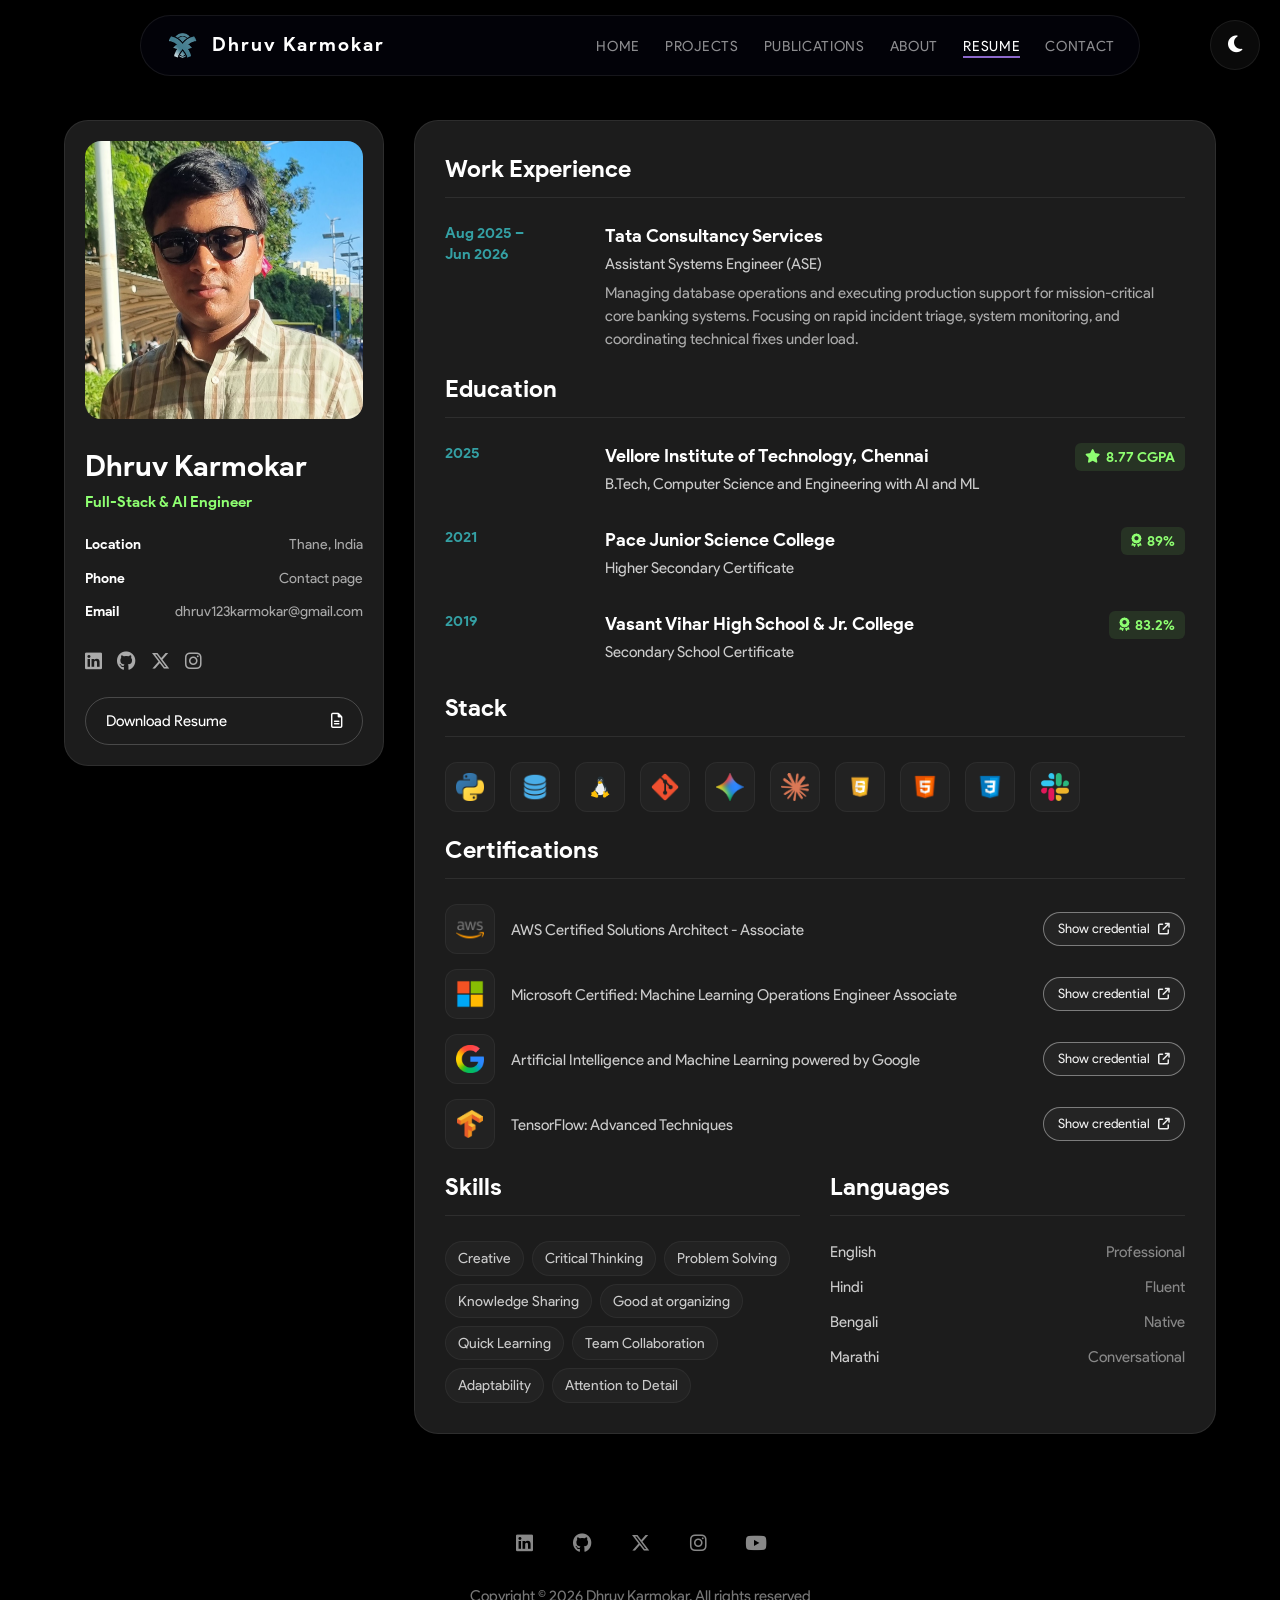
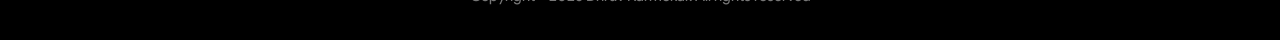
<file: resume.html>
<!DOCTYPE html>
<html lang="en">
<head>
  <meta charset="UTF-8" />
  <meta name="viewport" content="width=device-width, initial-scale=1" />

  <!-- Security Headers -->
  <meta http-equiv="Content-Security-Policy" content="default-src 'self'; img-src 'self' data: https:; media-src 'self'; script-src 'self' https://cdn.jsdelivr.net; style-src 'self' https://cdnjs.cloudflare.com; font-src 'self' https://cdnjs.cloudflare.com; connect-src 'self' https://formspree.io;">
  <meta http-equiv="X-Content-Type-Options" content="nosniff">
  <meta http-equiv="Referrer-Policy" content="no-referrer-when-downgrade">
  <title>Resume | Dhruv Karmokar</title>
  <meta name="description" content="Resume of Dhruv Karmokar — Full-Stack & AI Engineer, work experience, education from VIT Chennai, certifications, and tech stack.">
  <link rel="canonical" href="https://karmokardhruv.me/resume.html">
  <meta property="og:title" content="Resume — Dhruv Karmokar">
  <meta property="og:description" content="Work experience, education, certifications, and tech stack.">
  <meta property="og:url" content="https://karmokardhruv.me/resume.html">
  <meta property="og:image" content="https://karmokardhruv.me/images/dhruv-logo.png">
  <meta name="twitter:card" content="summary">

  <link rel="apple-touch-icon" sizes="180x180" href="favicon_io/apple-touch-icon.png">
  <link rel="icon" type="image/png" sizes="32x32" href="favicon_io/favicon-32x32.png">
  <link rel="icon" type="image/png" sizes="16x16" href="favicon_io/favicon-16x16.png">
  <link rel="shortcut icon" href="favicon_io/favicon.ico" type="image/x-icon">
  <link rel="manifest" href="favicon_io/site.webmanifest">

  <!-- MAIN CSS -->
  <link rel="stylesheet" href="styles.css" />

  <!-- FONT AWESOME -->
  <link rel="stylesheet" href="https://cdnjs.cloudflare.com/ajax/libs/font-awesome/6.5.1/css/all.min.css" integrity="sha512-DTOQO9RWCH3ppGqcWaEA1BIZOC6xxalwEsw9c2QQeAIftl+Vegovlnee1c9QX4TctnWMn13TZye+giMm8e2LwA==" crossorigin="anonymous" referrerpolicy="no-referrer" />

  <!-- PAGE CSS -->
  <link rel="stylesheet" href="css/resume.css" />

  <!-- SCRIPTS -->
  <script src="main.js?v=2" defer></script>
</head>

<body>
  <script src="theme-init.js"></script>
  <header class="site-header">
    <a href="index.html" class="logo">
      <img src="images/dhruv-logo.png" alt="Dhruv Karmokar" class="logo-img"/>
      <span class="logo-text">Dhruv Karmokar</span>
    </a>
    <button class="nav-toggle" type="button" aria-expanded="false" aria-controls="site-nav" aria-label="Open navigation menu">
      <span class="nav-toggle-bar"></span>
      <span class="nav-toggle-bar"></span>
      <span class="nav-toggle-bar"></span>
    </button>
    <nav class="main-nav" id="site-nav" aria-label="Primary">
      <ul class="nav-links">
        <li class="nav-home"><a href="index.html">HOME</a></li>
        <li class="nav-projects"><a href="projects.html">PROJECTS</a></li>
        <li class="nav-publications"><a href="publications.html">PUBLICATIONS</a></li>
        <li class="nav-about"><a href="about.html">ABOUT</a></li>
        <li class="nav-resume"><a href="resume.html" class="active">RESUME</a></li>
        <li class="nav-contact"><a href="contact.html">CONTACT</a></li>
      </ul>
    </nav>
  </header>

  <button id="theme-btn" class="float-btn top-right" title="Toggle Day/Night">
    <i id="theme-icon" class="fa-solid fa-moon"></i>
  </button>

  <main class="resume-shell">
    <div class="resume-board" aria-label="Resume">
      
      <aside class="resume-left" aria-label="Profile details">
        <div class="profile-photo">
          <img src="images/dhruv-headshot.jpg" alt="Dhruv Karmokar" />
        </div>
        <div class="identity-card">
          <h1>Dhruv Karmokar</h1>
          <p class="role-line">Full-Stack & AI Engineer</p>
          <ul class="detail-list">
            <li><span class="detail-label">Location</span> <span class="detail-value">Thane, India</span></li>
            <li><span class="detail-label">Phone</span> <span class="detail-value"><a href="contact.html">Contact page</a></span></li>
            <li><span class="detail-label">Email</span> <span class="detail-value"><a href="mailto:dhruv123karmokar@gmail.com">dhruv123karmokar@gmail.com</a></span></li>
          </ul>
          <div class="social-strip">
            <a href="https://www.linkedin.com/in/karmokardhruv" target="_blank" rel="noopener noreferrer"><i class="fa-brands fa-linkedin"></i></a>
            <a href="https://github.com/karmokardhruv" target="_blank" rel="noopener noreferrer"><i class="fa-brands fa-github"></i></a>
            <a href="https://x.com/karmokardhruv" target="_blank" rel="noopener noreferrer"><i class="fa-brands fa-x-twitter"></i></a>
            <a href="https://instagram.com/karmokardhruv" target="_blank" rel="noopener noreferrer"><i class="fa-brands fa-instagram"></i></a>
          </div>
          <a class="resume-download" href="resume.pdf" download>
            <span>Download Resume</span> <i class="fa-regular fa-file-lines"></i>
          </a>
        </div>
      </aside>

      <div class="resume-main">
        
        <!-- Work Experience -->
        <section>
          <h2 class="section-heading">Work Experience</h2>
          <div class="timeline">
            <article class="timeline-item">
              <div class="timeline-date">Aug 2025 –<br>Jun 2026</div>
              <div>
                <h3 class="timeline-title">Tata Consultancy Services</h3>
                <p class="timeline-kicker">Assistant Systems Engineer (ASE)</p>
                <p class="timeline-copy">
                  Managing database operations and executing production support for mission-critical core banking systems. Focusing on rapid incident triage, system monitoring, and coordinating technical fixes under load.
                </p>
              </div>
            </article>
          </div>
        </section>

        <!-- Education -->
        <section>
          <h2 class="section-heading">Education</h2>
          <div class="timeline">
            <article class="timeline-item">
              <div class="timeline-date">2025</div>
              <div>
                <div class="education-header">
                  <h3 class="timeline-title">Vellore Institute of Technology, Chennai</h3>
                  <span class="score-badge"><i class="fa-solid fa-star"></i> 8.77 CGPA</span>
                </div>
                <p class="timeline-kicker">B.Tech, Computer Science and Engineering with AI and ML</p>
              </div>
            </article>
            <article class="timeline-item">
              <div class="timeline-date">2021</div>
              <div>
                <div class="education-header">
                  <h3 class="timeline-title">Pace Junior Science College</h3>
                  <span class="score-badge"><i class="fa-solid fa-award"></i> 89%</span>
                </div>
                <p class="timeline-kicker">Higher Secondary Certificate</p>
              </div>
            </article>
            <article class="timeline-item">
              <div class="timeline-date">2019</div>
              <div>
                <div class="education-header">
                  <h3 class="timeline-title">Vasant Vihar High School & Jr. College</h3>
                  <span class="score-badge"><i class="fa-solid fa-award"></i> 83.2%</span>
                </div>
                <p class="timeline-kicker">Secondary School Certificate</p>
              </div>
            </article>
          </div>
        </section>

        <!-- Stack -->
        <section>
          <h2 class="section-heading">Stack</h2>
          <div class="tech-logo-grid">
            <div class="tech-logo"><img src="technology/python.png" alt="Python" /></div>
            <div class="tech-logo"><img src="technology/sql.png" alt="SQL" /></div>
            <div class="tech-logo"><img src="technology/linux.png" alt="Linux" /></div>
            <div class="tech-logo"><img src="technology/git.png" alt="Git" /></div>
            <div class="tech-logo"><img src="technology/gemini.png" alt="Gemini" /></div>
            <div class="tech-logo"><img src="technology/claude.png" alt="Claude" /></div>
            <div class="tech-logo"><img src="technology/js.png" alt="JavaScript" /></div>
            <div class="tech-logo"><img src="technology/html.png" alt="HTML" /></div>
            <div class="tech-logo"><img src="technology/css.png" alt="CSS" /></div>
            <div class="tech-logo"><img src="technology/slack.png" alt="Slack" /></div>
          </div>
        </section>

        <!-- Certifications -->
        <section>
          <h2 class="section-heading">Certifications</h2>
          <ul class="cert-list">
            <li class="cert-item">
              <div class="tech-logo"><img src="technology/aws.png" alt="AWS" /></div>
              <span class="cert-name">AWS Certified Solutions Architect - Associate</span>
              <a href="https://cp.certmetrics.com/amazon/en/public/verify/credential/f8933119e3de4267bb6db210d928030e" class="cert-credential-btn" target="_blank" rel="noopener noreferrer">
                <span>Show credential</span>
                <i class="fa-solid fa-arrow-up-right-from-square"></i>
              </a>
            </li>
            <li class="cert-item">
              <div class="tech-logo"><img src="technology/microsoft.png" alt="Microsoft" /></div>
              <span class="cert-name">Microsoft Certified: Machine Learning Operations Engineer Associate</span>
              <a href="https://learn.microsoft.com/api/credentials/share/en-us/DhruvK-1601/A5C6DDB0384B97A5?sharingId=C1FE0E5CFF95A623" class="cert-credential-btn" target="_blank" rel="noopener noreferrer">
                <span>Show credential</span>
                <i class="fa-solid fa-arrow-up-right-from-square"></i>
              </a>
            </li>
            <li class="cert-item">
              <div class="tech-logo"><img src="technology/google.png" alt="Google" /></div>
              <span class="cert-name">Artificial Intelligence and Machine Learning powered by Google</span>
              <a href="https://drive.google.com/file/d/1D1yPXvzJfAmtmULj18TCu7uNxHNL9rIi/view?usp=sharing" class="cert-credential-btn" target="_blank" rel="noopener noreferrer">
                <span>Show credential</span>
                <i class="fa-solid fa-arrow-up-right-from-square"></i>
              </a>
            </li>
            <li class="cert-item">
              <div class="tech-logo"><img src="technology/tensorflow.png" alt="TensorFlow" /></div>
              <span class="cert-name">TensorFlow: Advanced Techniques</span>
              <a href="https://www.coursera.org/account/accomplishments/specialization/8PAH6QLWF9TH" class="cert-credential-btn" target="_blank" rel="noopener noreferrer">
                <span>Show credential</span>
                <i class="fa-solid fa-arrow-up-right-from-square"></i>
              </a>
            </li>
          </ul>
        </section>

        <!-- Skills & Languages -->
        <div class="content-grid">
          <section>
            <h2 class="section-heading">Skills</h2>
            <ul class="pill-list">
              <li>Creative</li>
              <li>Critical Thinking</li>
              <li>Problem Solving</li>
              <li>Knowledge Sharing</li>
              <li>Good at organizing</li>
              <li>Quick Learning</li>
              <li>Team Collaboration</li>
              <li>Adaptability</li>
              <li>Attention to Detail</li>
            </ul>
          </section>

          <section>
            <h2 class="section-heading">Languages</h2>
            <ul class="language-list">
              <li>English <span>Professional</span></li>
              <li>Hindi <span>Fluent</span></li>
              <li>Bengali <span>Native</span></li>
              <li>Marathi <span>Conversational</span></li>
            </ul>
          </section>
        </div>

      </div>
    </div>
  </main>

  <footer class="site-footer-bottom">
    <div class="footer-icons">
      <a href="https://www.linkedin.com/in/karmokardhruv" target="_blank" rel="noopener noreferrer" aria-label="LinkedIn Profile">
        <i class="fa-brands fa-linkedin"></i>
      </a>
      <a href="https://github.com/karmokardhruv" target="_blank" rel="noopener noreferrer" aria-label="GitHub Profile">
        <i class="fa-brands fa-github"></i>
      </a>
      <a href="https://x.com/karmokardhruv" target="_blank" rel="noopener noreferrer" aria-label="X (Twitter) Profile">
        <i class="fa-brands fa-x-twitter"></i>
      </a>
      <a href="https://instagram.com/karmokardhruv" target="_blank" rel="noopener noreferrer" aria-label="Instagram Profile">
        <i class="fa-brands fa-instagram"></i>
      </a>
      <a href="https://www.youtube.com/@karmokardhruv" target="_blank" rel="noopener noreferrer" aria-label="YouTube Channel">
        <i class="fa-brands fa-youtube"></i>
      </a>
    </div>
    <div class="footer-copy">Copyright &copy; 2026 Dhruv Karmokar. All rights reserved</div>
  </footer>

</body>
</html>
</file>
<file: styles.css>
/* ================================
   00) FONTS
   ================================ */
@font-face {
  font-family: "Product Sans";
  src: url("fonts/Product Sans Regular.ttf") format("truetype");
  font-weight: 400; font-style: normal; font-display: swap;
}
@font-face {
  font-family: "Product Sans";
  src: url("fonts/Product Sans Bold.ttf") format("truetype");
  font-weight: 700; font-style: normal; font-display: swap;
}

/* ================================
   0) CSS VARIABLES
   ================================ */
:root {
  --accent-cyan: #eee605;
  --accent-purple: #bf81ff;
  --border-muted: rgba(255, 255, 255, 0.08);
  --border-hover: rgba(255, 255, 255, 0.2);
  --ease-fashion: cubic-bezier(0.25, 1, 0.5, 1);
  --bg: #000;
  --panel: #111;
  --line: #262626;
  --text: #fff;
  --surface-low: #111;
  --surface-high: #1c1c1c;
  --text-secondary: #8a8a8a;
}

/* ================================
   1) RESET SOME BASICS
   ================================ */
* {
  margin: 0;
  padding: 0;
  box-sizing: border-box;
}

html {
  /* Let body background propagate to viewport */
}

body {
  background-color: #000;       /* pure black background */
  color: #fff;                   /* white text */
  font-family: "Product Sans", sans-serif;
  scroll-behavior: smooth;
}

ul {
  list-style: none;
}

a {
  color: #fff;
  text-decoration: none;
}

/* ================================
   2) HEADER — Floating Glassmorphism Pill
   ================================ */
.site-header {
  position: fixed;
  top: 15px;
  left: 50%;
  transform: translateX(-50%);
  width: 90%;
  max-width: 1000px;
  background: rgba(18, 18, 18, 0.6);
  backdrop-filter: blur(20px);
  -webkit-backdrop-filter: blur(20px);
  display: flex;
  justify-content: space-between;
  align-items: center;
  padding: 12px 24px;
  border-radius: 50px;
  border: 1px solid var(--border-muted);
  z-index: 1000;
  box-shadow: 0 10px 30px rgba(0, 0, 0, 0.5);
  transition: all 0.3s var(--ease-fashion);
}

/* ---- 2.1) Logo + Name Container ---- */
.logo {
  display: flex;
  align-items: center;
  font-size: 1.2rem;
  font-weight: 700;
  letter-spacing: 0.1em;
  color: #fff;
}

.logo-img {
  height: 35px;
  width: auto;
  margin-right: 12px;
}

.logo-text {
  margin-left: 0;
  white-space: nowrap;
}

.logo:hover .logo-text {
  color: #efefef;
}

body[data-theme="day"] .logo:hover .logo-text {
  color: #333;
}

/* ---- 2.2) Navigation Menu ---- */
.main-nav ul {
  display: flex;
  align-items: center;
  gap: 25px;
}

.main-nav a {
  font-size: 0.85rem;
  text-transform: uppercase;
  font-weight: 500;
  color: rgba(255, 255, 255, 0.55);
  letter-spacing: 0.05em;
  position: relative;
  transition: color 0.3s var(--ease-fashion);
  padding: 5px 0;
}

.main-nav a:hover,
.main-nav a.active {
  color: #fff;
}

/* ================================
   4) GRID OF IMAGES (HOME PAGE)
   ================================ */
.grid-container {
  display: grid;
  grid-template-columns: repeat(4, 1fr);
  grid-auto-rows: 300px;
  gap: 0;
  width: 100%;
  margin-top: 20px;
}

.grid-item img {
  width: 100%;
  height: 100%;
  object-fit: cover;
  display: block;
}

/* ================================
   5) FOOTER
   ================================ */
.site-footer-bottom {
  padding: 25px;
  text-align: center;
}

.site-footer-bottom a {
  color: #888;
  text-decoration: none;
  font-size: 1.2rem;
  margin: 0 8px;
  transition: color 0.2s;
}

.site-footer-bottom a:hover {
  color: #fff;
}

.footer-copy {
  margin-top: 40px;
  color: #777;
  font-size: 0.95rem;
}

/* ================================
   6) COLORED UNDERLINES (only on text links)
   ================================ */
/* make room for the underline bar on text links */
.site-header .main-nav a:not(.icon-link) {
  position: relative;
  padding-bottom: 4px;
}

/* hidden underline */
.site-header .main-nav a:not(.icon-link)::after {
  content: "";
  position: absolute;
  left: 0; bottom: 0;
  width: 0;
  height: 2px;
  background-color: var(--underline-color, #fff);
  transition: width 0.25s ease;
}

/* expand on hover or when active */
.site-header .main-nav a:not(.icon-link):hover::after,
.site-header .main-nav a:not(.icon-link).active::after {
  width: 100%;
}

/* per‐menu custom colors */
.nav-home        a { --underline-color: #27628d; }
.nav-projects    a { --underline-color: #d4b804; }
.nav-publications a { --underline-color: #e91e63; }
.nav-about       a { --underline-color: #7CB82F; }
.nav-resume      a { --underline-color: #8C68CB; }
.nav-contact     a { --underline-color: #F47B16; }

/* ================================
   7) OPTIONAL RESPONSIVE TWEAKS
   ================================ */
/*
@media (max-width: 1200px) { … }
@media (max-width: 800px) { … }
@media (max-width: 500px) { … }
*/

/* Responsive shell overrides */

body {
  min-height: 100vh;
  line-height: 1.5;
}

main {
  width: 100%;
}

img {
  max-width: 100%;
}

.page-wrapper {
  width: min(100%, 1600px);
  margin: 0 auto;
  padding-top: 90px; /* Space for the fixed floating header */
}

/* Nav toggle (hamburger) — hidden on desktop */
.nav-toggle {
  display: none;
  width: 40px;
  height: 40px;
  padding: 0;
  border: 1px solid transparent;
  border-radius: 50%;
  background-color: transparent;
  color: var(--text);
  align-items: center;
  justify-content: center;
  flex-direction: column;
  gap: 4px;
  cursor: pointer;
  transition: background-color 0.25s ease, border-color 0.25s ease, box-shadow 0.25s ease;
}

.nav-toggle:hover {
  background-color: rgba(255, 255, 255, 0.1);
  border-color: transparent;
}

/* Circle appears only when nav is open */
.site-header.nav-open .nav-toggle {
  background-color: rgba(255, 255, 255, 0.08);
  border-color: var(--border-muted);
}

.nav-toggle:focus-visible {
  outline: 2px solid var(--text);
  outline-offset: 2px;
}

.nav-toggle-bar {
  width: 16px;
  height: 2px;
  border-radius: 999px;
  background-color: currentColor;
  transition: transform 0.2s ease, opacity 0.2s ease;
}

.site-header.nav-open .nav-toggle-bar:nth-child(1) {
  transform: translateY(6px) rotate(45deg);
}

.site-header.nav-open .nav-toggle-bar:nth-child(2) {
  opacity: 0;
}

.site-header.nav-open .nav-toggle-bar:nth-child(3) {
  transform: translateY(-6px) rotate(-45deg);
}



.grid-container {
  grid-template-columns: repeat(4, minmax(0, 1fr));
  grid-auto-rows: auto;
  gap: 14px;
  width: min(1500px, 100%);
  margin: 0 auto;
  padding: 0 clamp(16px, 3vw, 24px) clamp(32px, 6vw, 56px);
}

.grid-item {
  aspect-ratio: 4 / 3;
  overflow: hidden;
  border-radius: 18px;
  background-color: var(--panel);
}

.site-footer-bottom {
  padding: 28px clamp(20px, 4vw, 40px) 32px;
  display: flex;
  flex-direction: column;
  align-items: center;
  gap: 18px;
}

.footer-icons {
  display: flex;
  flex-wrap: wrap;
  justify-content: center;
  gap: 14px;
}

.site-footer-bottom a {
  margin: 0;
  transition: color 0.2s ease, background-color 0.2s ease;
}

.footer-icons a {
  display: inline-flex;
  align-items: center;
  justify-content: center;
  width: 44px;
  height: 44px;
  border-radius: 50%;
}

.footer-icons a:hover {
  background-color: rgba(255, 255, 255, 0.08);
}

.footer-copy {
  margin-top: 0;
  line-height: 1.6;
}

@media (max-width: 1023px) {
  .site-header {
    width: 95%;
    padding: 10px 20px;
  }

  .main-nav ul {
    gap: 14px;
  }

  .main-nav a {
    font-size: 0.78rem;
  }

  .grid-container {
    grid-template-columns: repeat(3, minmax(0, 1fr));
    gap: 12px;
  }
}

@media (max-width: 767px) {
  .site-header {
    flex-wrap: wrap;
    border-radius: 20px;
    padding: 10px 14px;
    top: 10px;
    width: 95%;
  }

  .logo {
    max-width: calc(100% - 100px);
    font-size: 0.95rem;
  }

  .logo-img {
    height: 28px;
    margin-right: 8px;
  }

  /* ---- Theme toggle: sits inside header pill on mobile ---- */
  .float-btn.top-right {
    position: fixed;
    top: 20px;
    /* Position it to the left of the hamburger inside the header pill */
    right: calc(2.5% + 60px); /* header is 95% width, so 2.5% offset + padding + hamburger + gap */
    width: 40px;
    height: 40px;
    border-radius: 50%;
    background: transparent;
    border: none;
    box-shadow: none;
    font-size: 1.1rem;
    z-index: 1001;
    backdrop-filter: none;
    -webkit-backdrop-filter: none;
    color: rgba(255, 255, 255, 0.7);
  }

  .float-btn.top-right:hover {
    background: rgba(255, 255, 255, 0.1);
    transform: none;
    border-color: transparent;
    color: #fff;
  }

  body[data-theme="day"] .float-btn.top-right {
    background: transparent;
    border: none;
    box-shadow: none;
    color: rgba(0, 0, 0, 0.5);
  }

  body[data-theme="day"] .float-btn.top-right:hover {
    background: rgba(0, 0, 0, 0.06);
    color: #121212;
  }

  .nav-toggle {
    display: inline-flex;
    margin-left: auto;
  }

  /* Circle only when nav is open on mobile */
  .site-header.nav-open .nav-toggle {
    background-color: rgba(255, 255, 255, 0.08);
    border-color: var(--border-muted);
  }

  .main-nav {
    display: block;
    width: 100%;
    max-height: 0;
    overflow: hidden;
    opacity: 0;
    pointer-events: none;
    transform: translateY(-8px);
    transition:
      max-height 0.3s ease,
      opacity 0.25s ease,
      transform 0.25s ease;
  }

  .site-header.nav-open .main-nav {
    max-height: 75vh;
    opacity: 1;
    pointer-events: auto;
    transform: translateY(0);
  }

  .main-nav .nav-links {
    flex-direction: column;
    align-items: stretch;
    gap: 2px;
    padding: 8px;
    width: 100%;
    background-color: rgba(18, 18, 18, 0.85);
    border: 1px solid var(--border-muted);
    border-radius: 16px;
    margin-top: 10px;
  }

  .main-nav .nav-links li {
    width: 100%;
    font-size: 0.92rem;
  }

  .main-nav .nav-links a:not(.icon-link) {
    width: 100%;
    padding: 14px 16px;
    border-radius: 12px;
    /* Larger touch targets for mobile */
    min-height: 44px;
    display: flex;
    align-items: center;
  }

  .main-nav .nav-links a:not(.icon-link)::after {
    display: none;
  }

  .main-nav .nav-links a:not(.icon-link):hover,
  .main-nav .nav-links a:not(.icon-link).active {
    background-color: rgba(255, 255, 255, 0.08);
  }

  .grid-container {
    grid-template-columns: repeat(2, minmax(0, 1fr));
    gap: 10px;
    padding: 0 14px 28px;
  }

  .grid-item {
    aspect-ratio: 1 / 1;
    border-radius: 14px;
  }

  .site-footer-bottom {
    padding: 20px 16px 24px;
    gap: 14px;
  }

  .footer-icons a {
    width: 40px;
    height: 40px;
  }

  .footer-copy {
    font-size: 0.85rem;
  }
}

@media (max-width: 767px) {
  /* ---- Feed button mobile optimization ---- */
  .bottom-right-controls {
    bottom: 14px;
    right: 14px;
  }

  .feed-btn {
    font-size: 0.8rem;
    padding: 0 16px;
    height: 44px;
  }

  /* ---- Aquarium footer mobile ---- */
  .aquarium-footer {
    padding: 8px 16px 16px;
  }

  .aquarium-footer-gradient {
    height: 80px;
  }
}


/* ================================
   AQUARIUM: Canvas Container
   ================================ */
#aquarium-container {
  position: absolute;
  top: 0;
  left: 0;
  width: 100%;
  height: 100vh;
  z-index: 1;
  pointer-events: none;
}

#aquarium-container canvas {
  pointer-events: auto;
}

/* ================================
   AQUARIUM: Video Background
   ================================ */
.video-container {
  position: absolute;
  top: 0;
  left: 0;
  width: 100%;
  height: 100vh;
  z-index: 0;
  overflow: hidden;
  background: #000;
}

.video-container::after {
  content: '';
  position: absolute;
  bottom: 0;
  left: 0;
  width: 100%;
  height: 200px;
  background: linear-gradient(to bottom, transparent, #000);
  z-index: 2;
}

.bg-video {
  position: absolute;
  top: auto;
  bottom: 0;
  left: 0;
  width: 100%;
  height: 120%;
  object-fit: cover;
  transition: opacity 1.5s var(--ease-fashion);
}

/* Night theme by default */
#bg-video-day {
  opacity: 0;
}
#bg-video-night {
  opacity: 1;
  top: -150px;
}

body[data-theme="day"] #bg-video-day {
  opacity: 1;
}
body[data-theme="day"] #bg-video-night {
  opacity: 0;
}

/* ================================
   AQUARIUM: Floating Buttons
   ================================ */
.float-btn {
  position: fixed;
  width: 50px;
  height: 50px;
  border-radius: 50%;
  background: rgba(18, 18, 18, 0.6);
  backdrop-filter: blur(10px);
  -webkit-backdrop-filter: blur(10px);
  border: 1px solid var(--border-muted);
  color: #fff;
  display: flex;
  align-items: center;
  justify-content: center;
  font-size: 1.2rem;
  cursor: pointer;
  z-index: 1000;
  transition: all 0.3s var(--ease-fashion);
  box-shadow: 0 5px 15px rgba(0,0,0,0.3);
}

.float-btn:hover {
  background: rgba(255, 255, 255, 0.1);
  transform: scale(1.1);
  border-color: var(--accent-cyan);
  color: var(--accent-cyan);
}

.float-btn.active {
  background: #fff;
  color: #000;
  box-shadow: 0 0 20px rgba(255, 255, 255, 0.5);
}

/* ================================
   AQUARIUM: Floating Theme Toggle (top-right corner)
   ================================ */
.top-right {
  top: 20px;
  right: 20px;
  position: fixed;
}

body[data-theme="day"] .float-btn.top-right {
  background: rgba(255, 255, 255, 0.6);
  border-color: rgba(0, 0, 0, 0.1);
  color: #121212;
}

body[data-theme="day"] .float-btn.top-right:hover {
  background: rgba(255, 255, 255, 0.9);
  color: var(--accent-cyan);
}

.bottom-right-controls {
  position: fixed;
  bottom: 20px;
  right: 20px;
  display: flex;
  flex-direction: column;
  gap: 15px;
  z-index: 1000;
}

.bottom-right-controls .float-btn {
  position: relative;
}

.feed-btn {
  position: relative;
  width: auto;
  padding: 0 20px;
  border-radius: 25px;
  font-family: inherit;
  font-weight: 700;
  text-transform: uppercase;
  letter-spacing: 0.05em;
  font-size: 0.9rem;
  gap: 8px;
}

/* ================================
   AQUARIUM: Footer with Gradient
   ================================ */
.aquarium-footer-gradient {
  top: calc(100vh + 10px);
  position: relative;
  left: 0;
  width: 100%;
  height: 120px;
  background: linear-gradient(to bottom, transparent, #000);
  pointer-events: none;
  z-index: 10;
}

.aquarium-footer {
  top: calc(100vh + 10px);
  position: relative;
  left: 0;
  width: 100%;
  background: #000;
  padding: 10px 20px 20px;
  z-index: 10;
}

.social-list-horizontal {
  display: flex;
  justify-content: center;
  gap: 30px;
}

.social-list-horizontal a {
  color: #888;
  font-size: 2rem;
  transition: color 0.3s, transform 0.3s;
}

.social-list-horizontal a:hover {
  color: var(--accent-cyan);
  transform: scale(1.1);
}

/* ================================
   AQUARIUM: Day/Night Theme Overrides
   ================================ */
body[data-theme="day"] .float-btn {
  background: rgba(255, 255, 255, 0.6);
  border-color: rgba(0, 0, 0, 0.1);
  color: #121212;
}

body[data-theme="day"] .float-btn:hover {
  background: rgba(255, 255, 255, 0.9);
  color: var(--accent-cyan);
}

/* ================================
   HEADER: Theme-aware glassmorphism
   ================================ */

/* Night mode: dark translucent pill */
body[data-theme="night"] .site-header {
  background: rgba(5, 5, 15, 0.55);
  border-color: rgba(255, 255, 255, 0.08);
}

/* Day mode: light translucent pill */
body[data-theme="day"] .site-header {
  background: rgba(255, 255, 255, 0.55);
  border-color: rgba(0, 0, 0, 0.1);
}

body[data-theme="day"] .site-header a,
body[data-theme="day"] .site-header .logo {
  color: #121212;
}

body[data-theme="day"] .main-nav a {
  color: rgba(0, 0, 0, 0.5);
}

body[data-theme="day"] .main-nav a:hover,
body[data-theme="day"] .main-nav a.active {
  color: #121212;
}

body[data-theme="day"] .nav-toggle-bar {
  background-color: #121212;
}



/* ================================
   FIX: Scrollbar gap — ensure no horizontal overflow
   ================================ */
html {
  overflow-x: clip;
  width: 100vw;
}

body {
  overflow-x: clip;
  width: 100%;
}

/* ================================
   SITE-WIDE LIGHT MODE (day theme)
   All pages: white bg, dark text, light cards
   ================================ */
body[data-theme="day"] {
  background-color: #f5f5f7 !important;
  color: #1d1d1f !important;
}

/* --- Header in light mode --- */
body[data-theme="day"] .site-header .nav-links a:not(.icon-link) {
  color: #444;
}

body[data-theme="day"] .site-header .nav-links a:not(.icon-link):hover,
body[data-theme="day"] .site-header .nav-links a:not(.icon-link).active {
  color: #1d1d1f;
}

/* --- Footer in light mode --- */
body[data-theme="day"] .site-footer-bottom {
  background-color: #eee;
}

body[data-theme="day"] .site-footer-bottom a {
  color: #666;
}

body[data-theme="day"] .site-footer-bottom a:hover {
  color: #1d1d1f;
}

body[data-theme="day"] .footer-copy {
  color: #888;
}

body[data-theme="day"] .footer-icons a:hover {
  background-color: rgba(0, 0, 0, 0.06);
}

/* --- Links in light mode --- */
body[data-theme="day"] a {
  color: #1d1d1f;
}

/* --- About page light mode --- */
body[data-theme="day"] .about-name,
body[data-theme="day"] .about-content h1 {
  color: #1d1d1f;
}

body[data-theme="day"] .about-position {
  color: #00875a;
}

body[data-theme="day"] .about-content p {
  color: #444;
}

body[data-theme="day"] .about-content p strong {
  color: #1d1d1f;
}

body[data-theme="day"] .contact-list li {
  color: #444;
}

body[data-theme="day"] .contact-list li i {
  color: #888;
}

body[data-theme="day"] .contact-list li a {
  color: #555;
}

body[data-theme="day"] .contact-list li a:hover {
  color: #1d1d1f;
}

body[data-theme="day"] .headshot-wrapper {
  border-color: #ddd;
}

/* --- Publications page light mode --- */
body[data-theme="day"] .sidebar-name,
body[data-theme="day"] .publications-content h1,
body[data-theme="day"] .publications-content h2 {
  color: #1d1d1f;
}

body[data-theme="day"] .sidebar-position {
  color: #666;
}

body[data-theme="day"] .publications-content .intro-text,
body[data-theme="day"] .publication-entry .authors,
body[data-theme="day"] .publication-entry .venue {
  color: #555;
}

body[data-theme="day"] .publications-content hr {
  background-color: #ddd;
}

body[data-theme="day"] .publications-content a {
  color: #0066cc;
  border-bottom-color: rgba(0, 102, 204, 0.3);
}

body[data-theme="day"] .publications-content a:hover {
  color: #004499;
}

body[data-theme="day"] .publications-content .footnote {
  color: #888;
}

/* --- Resume page light mode --- */
body[data-theme="day"] .resume-name {
  color: #1d1d1f;
}

body[data-theme="day"] .resume-number {
  color: #1d1d1f;
}

body[data-theme="day"] .resume-contact {
  color: #555;
}

body[data-theme="day"] .resume-contact a {
  color: #555;
}

body[data-theme="day"] .resume-contact a:hover {
  color: #1d1d1f;
}

body[data-theme="day"] .resume-section h2 {
  color: #1d1d1f;
  border-bottom-color: #ddd;
}

body[data-theme="day"] .entry-title {
  color: #1d1d1f;
}

body[data-theme="day"] .entry-title a {
  color: #0066cc;
}

body[data-theme="day"] .entry-title a:hover {
  color: #004499;
}

body[data-theme="day"] .entry-subtitle {
  color: #555;
}

body[data-theme="day"] .entry-meta {
  color: #777;
}

body[data-theme="day"] .entry-details {
  color: #555;
}

body[data-theme="day"] .entry-details strong {
  color: #1d1d1f;
}

body[data-theme="day"] .skills-list {
  color: #555;
}

body[data-theme="day"] .skills-list strong {
  color: #1d1d1f;
}

body[data-theme="day"] .resume-container {
  color: #444;
}

/* --- Contact page light mode --- */
body[data-theme="day"] .contact-container {
  background-color: #f5f5f7;
}

body[data-theme="day"] .page-wrapper {
  background-color: #f5f5f7;
}

/* --- Aquarium footer light mode --- */
body[data-theme="day"] .aquarium-footer {
  background: #f5f5f7;
}

body[data-theme="day"] .aquarium-footer-gradient {
  background: linear-gradient(to bottom, transparent, #f5f5f7);
}

body[data-theme="day"] .aquarium-footer .footer-icons a {
  color: #888;
}

body[data-theme="day"] .aquarium-footer .footer-icons a:hover {
  color: #0066cc;
}

body[data-theme="day"] .aquarium-footer .footer-copy {
  color: #888 !important;
}

/* --- Video container gradient light mode --- */
body[data-theme="day"] .video-container::after {
  background: linear-gradient(to bottom, transparent, #f5f5f7);
}

/* --- Mobile nav panel light mode --- */
@media (max-width: 767px) {
  body[data-theme="day"] .main-nav .nav-links,
  body[data-theme="day"] .main-nav .nav-social {
    background-color: rgba(255, 255, 255, 0.95);
    border-color: rgba(0, 0, 0, 0.08);
  }

  body[data-theme="day"] .main-nav .nav-links a:not(.icon-link):hover,
  body[data-theme="day"] .main-nav .nav-links a:not(.icon-link).active {
    background-color: rgba(0, 0, 0, 0.05);
  }

  body[data-theme="day"] .nav-social a {
    background-color: rgba(0, 0, 0, 0.03);
  }

  body[data-theme="day"] .nav-toggle {
    background-color: transparent;
    border-color: transparent;
  }

  body[data-theme="day"] .nav-toggle:hover {
    background-color: rgba(0, 0, 0, 0.06);
  }

  body[data-theme="day"] .site-header.nav-open .nav-toggle {
    background-color: rgba(0, 0, 0, 0.06);
    border-color: rgba(0, 0, 0, 0.1);
  }
}
/* ================================
   UI COMPONENTS (BENTO / CARDS)
   ================================ */
.bento-grid {
  display: grid;
  grid-template-columns: repeat(12, 1fr);
  gap: 20px;
}

.bento-card {
  background-color: var(--surface-low);
  border: 1px solid var(--border-muted);
  border-radius: 24px;
  padding: 30px;
  transition: all 0.4s var(--ease-fashion);
  position: relative;
  overflow: hidden;
}

.bento-card:hover {
  background-color: var(--surface-high);
  border-color: var(--border-hover);
  transform: translateY(-5px);
}

.bento-col-4 { grid-column: span 4; }
.bento-col-6 { grid-column: span 6; }
.bento-col-8 { grid-column: span 8; }
.bento-col-12 { grid-column: span 12; }

@media (max-width: 768px) {
  .bento-col-4, .bento-col-6, .bento-col-8 {
    grid-column: span 12;
  }
}

/* Tag Pill */
.tag {
  display: inline-block;
  font-size: 0.75rem;
  font-weight: 700;
  letter-spacing: 0.1em;
  text-transform: uppercase;
  color: var(--accent-cyan);
  background: rgba(0, 244, 254, 0.1);
  padding: 6px 14px;
  border-radius: 50px;
  margin-bottom: 15px;
}

.card-title {
  font-size: 1.5rem;
  font-weight: 700;
  margin-bottom: 12px;
  color: var(--text-primary, var(--text));
}

.card-desc {
  font-size: 0.95rem;
  color: var(--text-secondary);
  margin-bottom: 20px;
}

/* Base Button */
.btn-primary {
  display: inline-flex;
  align-items: center;
  justify-content: center;
  background-color: var(--text-primary, var(--text));
  color: var(--bg);
  padding: 14px 28px;
  font-size: 0.9rem;
  font-weight: 700;
  text-transform: uppercase;
  letter-spacing: 0.05em;
  border-radius: 50px;
  border: none;
  cursor: pointer;
  transition: transform 0.3s var(--ease-fashion), background 0.3s var(--ease-fashion);
}

.btn-primary:hover {
  transform: scale(1.05);
  background: var(--accent-cyan);
}

.btn-secondary {
  display: inline-flex;
  align-items: center;
  justify-content: center;
  background-color: transparent;
  color: var(--text-primary, var(--text));
  padding: 14px 28px;
  font-size: 0.9rem;
  font-weight: 700;
  text-transform: uppercase;
  letter-spacing: 0.05em;
  border-radius: 50px;
  border: 1px solid var(--border-hover);
  cursor: pointer;
  transition: all 0.3s var(--ease-fashion);
}

.btn-secondary:hover {
  background-color: rgba(255,255,255,0.05);
  transform: scale(1.05);
  border-color: var(--text-primary, var(--text));
}

/* Divider */
.divider-layout {
  display: flex;
  align-items: center;
  gap: 20px;
  margin: 60px 0 40px;
}

.divider-title {
  font-size: 4rem;
  font-weight: 700;
  color: rgba(255, 255, 255, 0.1);
  line-height: 1;
}

.divider-line {
  height: 1px;
  flex-grow: 1;
  background: var(--border-muted);
}

body[data-theme="day"] {
  --bg: #f5f5f7;
  --text: #111;
  --surface-low: #fff;
  --surface-high: #f0f0f0;
  --text-secondary: #555;
  --border-muted: rgba(0, 0, 0, 0.1);
  --border-hover: rgba(0, 0, 0, 0.2);
}

body[data-theme="day"] .divider-title {
  color: rgba(0, 0, 0, 0.1);
}

body[data-theme="day"] .btn-secondary:hover {
  background-color: rgba(0,0,0,0.05);
}

/* ================================
   PROJECTS CONTAINER
   ================================ */
.projects-container {
  padding-top: 140px; /* Space for fixed floating nav */
  padding-bottom: 80px;
  max-width: 1200px;
  margin: 0 auto;
  min-height: 80vh;
  padding-left: 20px;
  padding-right: 20px;
  display: flex;
  flex-direction: column;
}
</file>
<file: css/about.css>
.about-container {
  display: grid;
  grid-template-columns: minmax(280px, 320px) minmax(0, 1fr);
  align-items: start;
  max-width: 1200px;
  margin: 0 auto;
  padding: 140px clamp(20px, 4vw, 32px) clamp(40px, 6vw, 64px);
  gap: clamp(40px, 8vw, 100px);
}

.about-sidebar {
  width: 100%;
  text-align: left;
  margin-left: 0;
}

.headshot-wrapper {
  position: relative;
  width: 100%;
  border-radius: 24px;
  overflow: hidden;
  display: inline-block;
  margin-bottom: 24px;
  box-shadow: 0 10px 30px rgba(0,0,0,0.3);
  aspect-ratio: 1 / 1;
}

.headshot-wrapper img {
  width: 100%;
  height: 100%;
  object-fit: cover;
  object-position: center 20%;
  display: block;
  transition: opacity 0.4s ease;
}

.day-img {
  position: absolute;
  top: 0;
  left: 0;
  opacity: 0;
}

body[data-theme="day"] .night-img {
  opacity: 0;
}

body[data-theme="day"] .day-img {
  opacity: 1;
}

.about-name {
  font-size: 1.5rem;
  font-weight: 700;
  color: #fff;
}

.about-position {
  font-size: 0.95rem;
  color: #8eff71; /* Neon green accent to match resume */
  font-weight: 700;
  margin-top: 4px;
}

.contact-list {
  padding-left: 0;
  margin-top: 24px;
}

.contact-list li {
  display: flex;
  align-items: flex-start;
  gap: 12px;
  margin-bottom: 12px;
  font-size: 0.95rem;
  line-height: 1.5;
}

.contact-list li i {
  color: #888;
  width: 24px;
  text-align: center;
  font-size: 1.1rem;
  flex-shrink: 0;
}

.contact-list li a {
  color: #aaa;
  text-decoration: none;
  transition: color 0.2s;
}

.contact-list li a:hover {
  color: #fff;
  text-decoration: underline;
}

.about-content {
  min-width: 0;
  color: #eee;
}

.about-content h1 {
  font-size: clamp(3rem, 6vw, 4rem);
  font-weight: 700;
  margin-top: 0;
  margin-bottom: 30px;
  color: #fff;
}

.about-content p {
  line-height: 1.8;
  margin-bottom: 24px;
  font-size: 1.15rem;
  color: #aaa; /* Matches timeline-copy in resume */
}

.about-content a {
  color: #29a9d6;
  text-decoration: underline;
  font-weight: bold;
}

.about-content a:hover {
  color: #9aefff;
}

body[data-theme="day"] .about-content a {
  color: #0066cc;
}

body[data-theme="day"] .about-content a:hover {
  color: #004999;
}

@media (max-width: 1023px) {
  .about-container {
    grid-template-columns: minmax(220px, 260px) minmax(0, 1fr);
    gap: 32px;
  }
}

@media (max-width: 767px) {
  /* ---- HERO CARD LAYOUT ---- */
  .about-container {
    display: flex;
    flex-direction: column;
    gap: 0;
    padding: 70px 0 40px;
    max-width: 100%;
  }

  /* -- Sidebar becomes the hero section -- */
  .about-sidebar {
    width: 100%;
    max-width: 100%;
    margin: 0;
    display: flex;
    flex-direction: column;
    align-items: center;
    text-align: center;
  }

  /* -- Full-width hero photo with landscape crop -- */
  .headshot-wrapper {
    width: 100%;
    max-width: 100%;
    border-radius: 0;
    aspect-ratio: 4 / 5;
    margin-bottom: 0;
    box-shadow: none;
    position: relative;
  }

  /* Top fade — smooth transition from page bg into the photo */
  .headshot-wrapper::before {
    content: "";
    position: absolute;
    top: 0;
    left: 0;
    right: 0;
    height: 30%;
    background: linear-gradient(to bottom, #000 0%, transparent 100%);
    pointer-events: none;
    z-index: 1;
  }

  body[data-theme="day"] .headshot-wrapper::before {
    height: 15%;
    background: linear-gradient(to bottom, #f5f5f7 0%, transparent 100%);
  }

  /* Bottom fade — gradient into name/content area */
  .headshot-wrapper::after {
    content: "";
    position: absolute;
    bottom: 0;
    left: 0;
    right: 0;
    height: 50%;
    background: linear-gradient(to top, #000 0%, transparent 100%);
    pointer-events: none;
    z-index: 1;
  }

  body[data-theme="day"] .headshot-wrapper::after {
    background: linear-gradient(to top, #f5f5f7 0%, transparent 100%);
  }

  .headshot-wrapper img {
    object-position: center 15%;
  }

  /* -- Name + Role: right below the photo, overlapping gradient -- */
  .about-name {
    font-size: 1.6rem;
    margin-top: -48px;
    position: relative;
    z-index: 2;
  }

  .about-position {
    position: relative;
    z-index: 2;
    margin-top: 4px;
    margin-bottom: 20px;
  }

  /* -- Contact list → horizontal icon-only row -- */
  .contact-list {
    display: flex;
    flex-direction: row;
    flex-wrap: wrap;
    justify-content: center;
    gap: 12px;
    margin-top: 8px;
    margin-bottom: 8px;
    padding: 0 20px;
  }

  .contact-list li {
    width: 42px;
    height: 42px;
    border-radius: 50%;
    background-color: rgba(255, 255, 255, 0.06);
    border: 1px solid rgba(255, 255, 255, 0.08);
    margin-bottom: 0;
    overflow: hidden;
    position: relative;
    /* Hide ALL text content */
    font-size: 0;
    line-height: 0;
    color: transparent;
    text-indent: -9999px;
    transition: background-color 0.2s ease, border-color 0.2s ease;
  }

  .contact-list li:hover {
    background-color: rgba(255, 255, 255, 0.12);
    border-color: rgba(255, 255, 255, 0.15);
  }

  /* ALL icons: absolutely centered via transform */
  .contact-list li i,
  .contact-list li a i {
    position: absolute;
    top: 50%;
    left: 50%;
    transform: translate(-50%, -50%);
    font-size: 1.05rem;
    width: auto;
    text-indent: 0;
    color: rgba(255, 255, 255, 0.6);
    transition: color 0.2s ease;
  }

  .contact-list li:hover i,
  .contact-list li:hover a i {
    color: #fff;
  }

  /* Links fill entire circle as tap target */
  .contact-list li a {
    position: absolute;
    inset: 0;
    font-size: 0;
    color: transparent;
    text-indent: -9999px;
    text-decoration: none;
  }

  /* -- Bio content section -- */
  .about-content {
    padding: 28px 22px 0;
  }

  .about-content h1 {
    text-align: center;
    font-size: clamp(2rem, 7vw, 2.8rem);
    margin-bottom: 20px;
  }

  .about-content p {
    font-size: 0.95rem;
    line-height: 1.75;
    margin-bottom: 18px;
  }

  /* ---- Day theme overrides for hero card ---- */
  body[data-theme="day"] .contact-list li {
    background-color: rgba(0, 0, 0, 0.04);
    border-color: rgba(0, 0, 0, 0.08);
  }

  body[data-theme="day"] .contact-list li:hover {
    background-color: rgba(0, 0, 0, 0.08);
    border-color: rgba(0, 0, 0, 0.12);
  }

  body[data-theme="day"] .contact-list li i,
  body[data-theme="day"] .contact-list li a i {
    color: rgba(0, 0, 0, 0.45);
  }

  body[data-theme="day"] .contact-list li:hover i,
  body[data-theme="day"] .contact-list li:hover a i {
    color: #1d1d1f;
  }

  body[data-theme="day"] .about-name {
    color: #1d1d1f;
  }
}
</file>
<file: css/contact.css>
body {
  background-color: #000;
}

html,
body {
  min-height: 100%;
}

.page-wrapper {
  display: flex;
  flex-direction: column;
  min-height: 100vh;
}

.contact-container {
  flex: 1;
  background-color: #000;
  display: flex;
  justify-content: center;
  padding: 0 clamp(16px, 3vw, 24px) clamp(32px, 5vw, 48px);
}

.contact-inner {
  background:
    linear-gradient(rgba(0, 0, 0, 0.48), rgba(0, 0, 0, 0.65)),
    url("../images/contact-background-night.jpg");
  background-size: cover;
  background-position: center center;
  width: min(100%, 1450px);
  min-height: clamp(520px, 72vh, 760px);
  border-radius: 28px;
  padding: clamp(48px, 8vw, 90px) clamp(20px, 5vw, 48px);
  display: flex;
  flex-direction: column;
  align-items: center;
  justify-content: center;
  text-align: center;
}

.contact-inner h1 {
  font-size: clamp(2.2rem, 6vw, 2.8rem);
  font-weight: 700;
  color: #fff;
}

.contact-inner .intro-text {
  color: #ccc;
  font-size: 1.1rem;
  max-width: 560px;
  margin-top: 10px;
  margin-bottom: 36px;
  line-height: 1.65;
}

.contact-form {
  width: 100%;
  max-width: 560px;
}

.form-group {
  margin-bottom: 18px;
  text-align: left;
}

.form-group label {
  display: block;
  margin-bottom: 8px;
  color: #ccc;
  font-size: 0.9rem;
}

.form-group input,
.form-group textarea {
  width: 100%;
  padding: 14px 16px;
  background-color: #fff;
  border: 1px solid #555;
  border-radius: 10px;
  font-family: "Product Sans", sans-serif;
  font-size: 1rem;
  color: #222;
}

.form-group textarea {
  min-height: 160px;
  resize: vertical;
}

.submit-btn {
  min-height: 52px;
  padding: 12px 36px;
  background-color: #ff5b00;
  color: #ffffff;
  border: none;
  border-radius: 999px;
  font-family: "Product Sans", sans-serif;
  font-size: 1.05rem;
  font-weight: 700;
  letter-spacing: 0.5px;
  cursor: pointer;
  transition: all 0.3s cubic-bezier(0.25, 0.8, 0.25, 1);
  box-shadow: 0 4px 14px rgba(255, 91, 0, 0.35);
}

.submit-btn:hover {
  background-color: #ff6a1a;
  box-shadow: 0 6px 20px rgba(255, 91, 0, 0.5);
  transform: translateY(-2px);
}

.submit-btn:active {
  transform: translateY(1px);
  box-shadow: 0 2px 8px rgba(255, 91, 0, 0.3);
}

/* --- LIGHT MODE SPECIFIC STYLES --- */
body[data-theme="day"] {
  background-color: #f4f5f7;
}

body[data-theme="day"] .contact-container {
  background-color: #f4f5f7;
}

body[data-theme="day"] .contact-inner {
  background:
    linear-gradient(rgba(255, 255, 255, 0.15), rgba(255, 255, 255, 0.3)),
    url("../images/contact-background-day.jpg");
  background-size: cover;
  background-position: center center;
}

body[data-theme="day"] .contact-inner h1 {
  color: #ffffff;
}

body[data-theme="day"] .contact-inner .intro-text {
  color: #e0d9d9;
}

body[data-theme="day"] .form-group label {
  color: #ffffff;
}

body[data-theme="day"] .form-group input,
body[data-theme="day"] .form-group textarea {
  border: 1px solid #ccc;
  background-color: rgba(255, 255, 255, 0.85);
  color: #000;
}

body[data-theme="day"] .submit-btn {
  background-color: #277da1;
  box-shadow: 0 4px 14px rgba(39, 125, 161, 0.35);
}

body[data-theme="day"] .submit-btn:hover {
  background-color: #2e8baf;
  box-shadow: 0 6px 20px rgba(39, 125, 161, 0.5);
}

body[data-theme="day"] .submit-btn:active {
  box-shadow: 0 2px 8px rgba(39, 125, 161, 0.3);
}

@media (max-width: 767px) {
  .contact-container {
    padding: 0 12px 28px;
  }

  .contact-inner {
    min-height: auto;
    border-radius: 20px;
    padding: 36px 16px;
  }

  .contact-inner h1 {
    font-size: clamp(1.8rem, 6vw, 2.4rem);
  }

  .contact-inner .intro-text {
    font-size: 0.95rem;
    margin-bottom: 24px;
  }

  .form-group input,
  .form-group textarea {
    font-size: 16px; /* Prevents iOS zoom on focus */
    padding: 12px 14px;
    border-radius: 10px;
  }

  .form-group textarea {
    min-height: 120px;
  }

  .submit-btn {
    width: 100%;
    min-height: 48px;
  }
}
</file>
<file: css/projects.css>
/* Theme overrides for Projects Page */
body[data-theme="day"] {
  background-color: #f5f5f7;
  color: #111;
}
body[data-theme="day"] .projects-container h1 {
  color: #111 !important;
}

/* WIP Animation Styles (from projects.html) */
@keyframes dig {
  0% { transform: rotate(0deg) translateY(0); }
  25% { transform: rotate(-25deg) translateY(-5px); }
  50% { transform: rotate(10deg) translateY(2px); }
  75% { transform: rotate(-15deg) translateY(-3px); }
  100% { transform: rotate(0deg) translateY(0); }
}

@keyframes fadeUpWip {
  from { opacity: 0; transform: translateY(20px); }
  to { opacity: 1; transform: translateY(0); }
}

.wip-icon {
  font-size: 5rem;
  color: #bf81ff; /* Accent color */
  animation: dig 1.5s infinite ease-in-out;
  margin-bottom: 20px;
  display: inline-block;
  transition: color 0.4s ease;
}

body[data-theme="day"] .wip-icon {
  color: #7b2cbf;
}

.wip-container {
  display: flex;
  flex-direction: column;
  align-items: center;
  justify-content: center;
  min-height: 70vh;
  text-align: center;
  padding: 20px;
  animation: fadeUpWip 1s cubic-bezier(0.16, 1, 0.3, 1) forwards;
}

.wip-container h1 {
  font-size: 3.5rem;
  font-weight: 700;
  margin-bottom: 15px;
  transition: color 0.4s ease;
}

.wip-container .subtitle {
  color: var(--text-secondary, #a1a1aa);
  font-size: 1.25rem;
  max-width: 650px;
  line-height: 1.6;
  font-style: italic;
  transition: color 0.4s ease;
}

body[data-theme="day"] .wip-container .subtitle {
  color: #555555;
}

/* Bento Grid Styles (from projects-hide.html) */
body[data-theme="day"] .card-title {
  color: #111 !important;
}
body[data-theme="day"] .card-desc {
  color: #444 !important;
}
body[data-theme="day"] .tag {
  background: rgba(0, 0, 0, 0.05) !important;
  color: #333 !important;
}
body[data-theme="day"] .tag-cv {
  background: rgba(191, 129, 255, 0.2) !important;
  color: #7b2cbf !important;
}
body[data-theme="day"] .tag-dl {
  background: rgba(50, 50, 50, 0.1) !important;
  color: #222 !important;
}
body[data-theme="day"] .tech-stack span {
  background: #eee !important;
  color: #444 !important;
  border-color: #ddd !important;
}

/* --- Mobile --- */
@media (max-width: 767px) {
  .wip-container {
    min-height: 60vh;
    padding: 16px;
  }

  .wip-icon {
    font-size: 3.5rem;
  }

  .wip-container h1 {
    font-size: 2.2rem;
  }

  .wip-container .subtitle {
    font-size: 1rem;
  }
}
</file>
<file: css/publications.css>
@font-face {
  font-family: "Space Grotesk";
  src: url("../fonts/SpaceGrotesk-Bold.ttf") format("truetype");
  font-weight: 700; font-style: normal; font-display: swap;
}

.publications-redesign {
  max-width: 1100px;
  margin: 0 auto;
  padding: 140px clamp(20px, 4vw, 32px) clamp(40px, 6vw, 64px);
  color: #fff;
}

.pub-hero {
  margin-bottom: 80px;
}

.pub-title {
  font-size: clamp(3rem, 6vw, 4.5rem);
  font-weight: 700;
  margin-bottom: 20px;
  letter-spacing: -0.02em;
  line-height: 1.1;
}

.pub-title span {
  color: #2a9d8f;
  font-style: italic;
}

.pub-desc {
  font-size: 1.1rem;
  color: #adaaaa;
  line-height: 1.6;
  max-width: 700px;
}

.pub-desc a {
  color: #34a0a4;
  text-decoration: none;
  font-weight: 700;
  transition: color 0.3s ease;
}

.pub-desc a:hover {
  color: #00e5ee;
  text-decoration: underline;
}

/* Sections by year */
.pub-year-section {
  margin-bottom: 60px;
}

.pub-year-header {
  display: flex;
  align-items: center;
  gap: 24px;
  margin-bottom: 40px;
}

.pub-year-text {
  font-family: "Space Grotesk", sans-serif;
  font-size: clamp(3rem, 5vw, 5rem);
  font-weight: 700;
  color: #3d5567;
  opacity: 0.8;
  line-height: 1;
  margin: 0;
}

.pub-year-line {
  flex-grow: 1;
  height: 1px;
  background-color: rgba(73, 72, 71, 0.3);
}

.pub-year-label {
  color: #8eff71;
  font-size: 0.85rem;
  font-weight: 700;
  text-transform: uppercase;
  letter-spacing: 0.1em;
}

/* Cards */
.pub-grid {
  display: grid;
  gap: 24px;
  grid-template-columns: 1fr;
}

.pub-card {
  background-color: #1a1a1a;
  border: 1px solid rgba(255, 255, 255, 0.1);
  border-radius: 12px;
  padding: clamp(24px, 4vw, 32px);
  display: grid;
  gap: 24px;
  grid-template-columns: 1fr;
  transition: all 0.3s ease;
}

@media (min-width: 800px) {
  .pub-card {
    grid-template-columns: 1fr auto;
  }
}

.pub-card:hover {
  border-color: rgba(161, 250, 255, 0.4);
}

.pub-card-left {
  display: flex;
  flex-direction: column;
  align-items: flex-start;
}

.pub-venue-badge {
  font-size: 0.85rem;
  color: #777575;
  font-family: monospace;
  text-transform: uppercase;
  letter-spacing: 0.05em;
  margin-bottom: 12px;
}

.pub-card-title {
  font-size: 1.35rem;
  font-weight: 700;
  margin-bottom: 8px;
  line-height: 1.4;
  color: #fff;
}

.pub-card-venue {
  font-size: 0.95rem;
  color: #adaaaa;
  font-style: italic;
  margin-bottom: 12px;
}

.pub-card-authors {
  font-size: 0.95rem;
  color: #777575;
  margin-bottom: 16px;
  line-height: 1.5;
}

.pub-card-authors strong {
  color: #fff;
}

.pub-card-right {
  display: flex;
  flex-direction: row;
  flex-wrap: wrap;
  gap: 10px;
  align-items: center;
}

@media (min-width: 800px) {
  .pub-card-right {
    flex-direction: column;
    align-items: flex-end;
    justify-content: flex-start;
  }
}

.pub-btn {
  display: inline-flex;
  align-items: center;
  justify-content: center;
  padding: 8px 16px;
  border-radius: 6px;
  font-size: 0.75rem;
  font-weight: 700;
  color: #ccc;
  background-color: transparent;
  border: 1px solid rgba(255, 255, 255, 0.2);
  text-decoration: none;
  text-transform: uppercase;
  letter-spacing: 0.05em;
  transition: all 0.2s ease;
  cursor: pointer;
  min-width: 100px;
}

.pub-btn:hover {
  background-color: rgba(255, 255, 255, 0.05);
  color: #fff;
}

.pub-btn.primary {
  background-color: #fff;
  color: #000;
  border-color: #fff;
}

.pub-btn.primary:hover {
  background-color: #e0e0e0;
  border-color: #e0e0e0;
  color: #000;
}

/* Abstract */
.pub-abstract-toggle {
  background: transparent;
  border: 1px solid rgba(255, 255, 255, 0.2);
  border-radius: 6px;
  color: #ccc;
  font-size: 0.75rem;
  font-weight: 700;
  text-transform: uppercase;
  letter-spacing: 0.05em;
  cursor: pointer;
  display: inline-flex;
  align-items: center;
  gap: 8px;
  padding: 8px 16px;
  margin-top: 4px;
  transition: all 0.2s;
}

.pub-abstract-toggle:hover {
  background-color: rgba(255, 255, 255, 0.05);
  color: #fff;
}

.pub-abstract-content {
  max-height: 0;
  opacity: 0;
  overflow: hidden;
  margin-top: 0;
  padding: 0 16px;
  background-color: #0e0e0e;
  border-radius: 8px;
  border: 1px solid transparent;
  font-size: 0.9rem;
  color: #adaaaa;
  line-height: 1.6;
  width: 100%;
  transition: all 0.4s ease-in-out;
}

.pub-abstract-content.show {
  max-height: 1500px;
  opacity: 1;
  margin-top: 16px;
  padding: 16px;
  border-color: rgba(73, 72, 71, 0.2);
}

.pub-footnote {
  text-align: center;
  color: #777575;
  font-size: 0.85rem;
  margin-top: 60px;
}

/* Day Mode Support */
body[data-theme="day"] .publications-redesign {
  color: #111;
}
body[data-theme="day"] .pub-title,
body[data-theme="day"] .pub-title span {
  color: #111;
}
body[data-theme="day"] .pub-title span {
  color: #2a9d8f;
}
body[data-theme="day"] .pub-desc {
  color: #555;
}
body[data-theme="day"] .pub-year-text {
  color: #2c3e50;
}
body[data-theme="day"] .pub-year-line {
  background-color: rgba(0, 0, 0, 0.15);
}
body[data-theme="day"] .pub-year-label {
  color: #00875a;
}
body[data-theme="day"] .pub-card {
  background-color: #fff;
  border-color: #e0e0e0;
  box-shadow: 0 4px 12px rgba(0, 0, 0, 0.03);
}
body[data-theme="day"] .pub-card:hover {
  background-color: #fafafa;
  border-color: rgba(42, 157, 143, 0.4);
  box-shadow: 0 6px 16px rgba(0, 0, 0, 0.06);
}
body[data-theme="day"] .pub-venue-badge {
  color: #666;
}
body[data-theme="day"] .pub-card-title {
  color: #111;
}
body[data-theme="day"] .pub-card-venue {
  color: #555;
}
body[data-theme="day"] .pub-card-authors {
  color: #444;
}
body[data-theme="day"] .pub-card-authors strong {
  color: #000;
}
body[data-theme="day"] .pub-btn {
  background-color: transparent;
  border-color: #888;
  color: #333;
}
body[data-theme="day"] .pub-btn:hover {
  background-color: rgba(0, 0, 0, 0.05);
  border-color: #333;
  color: #111;
}
body[data-theme="day"] .pub-btn.primary {
  background-color: #1a2634;
  color: #fff;
  border-color: #1a2634;
}
body[data-theme="day"] .pub-btn.primary:hover {
  background-color: #2a9d8f;
  border-color: #2a9d8f;
  color: #fff;
}
body[data-theme="day"] .pub-abstract-toggle {
  border-color: #888;
  color: #333;
}
body[data-theme="day"] .pub-abstract-toggle:hover {
  background-color: rgba(0, 0, 0, 0.05);
  border-color: #333;
  color: #111;
}
body[data-theme="day"] .pub-abstract-content {
  background-color: #f5f5f5;
  border-color: transparent;
  color: #444;
}
body[data-theme="day"] .pub-abstract-content.show {
  border-color: #ddd;
}

/* --- Mobile --- */
@media (max-width: 767px) {
  .publications-redesign {
    padding-top: 90px;
  }

  .pub-hero {
    margin-bottom: 48px;
  }

  .pub-title {
    font-size: clamp(2rem, 8vw, 3rem);
  }

  .pub-desc {
    font-size: 1rem;
  }

  .pub-year-header {
    gap: 16px;
    margin-bottom: 24px;
  }

  .pub-year-text {
    font-size: clamp(2rem, 6vw, 3rem);
  }

  .pub-card {
    padding: clamp(16px, 4vw, 24px);
  }

  .pub-card-title {
    font-size: 1.15rem;
  }

  .pub-card-right {
    flex-direction: row;
    flex-wrap: wrap;
    gap: 8px;
  }

  .pub-btn {
    min-width: auto;
    padding: 8px 12px;
    font-size: 0.72rem;
  }

  .pub-year-section {
    margin-bottom: 40px;
  }
}
</file>
<file: css/resume.css>
.resume-shell {
  width: 100%;
  max-width: 1600px;
  margin: 0 auto;
  padding: 120px clamp(20px, 5vw, 100px) 60px;
}

.resume-board {
  display: grid;
  grid-template-columns: 320px minmax(0, 1fr);
  gap: 30px;
  align-items: start;
}

/* Left Side: Sticky */
.resume-left {
  position: sticky;
  top: 100px;
  align-self: start;
  display: flex;
  flex-direction: column;
  gap: 15px;
  background-color: var(--surface-high, #111);
  border: 1px solid var(--border-muted, rgba(255, 255, 255, 0.08));
  border-radius: 24px;
  padding: 20px;
  max-height: calc(100vh - 120px);
  overflow-y: auto;
}

.profile-photo {
  border-radius: 16px;
  overflow: hidden;
  aspect-ratio: 1 / 1;
  margin-bottom: 10px;
  background: #111;
}

.profile-photo img {
  width: 100%;
  height: 100%;
  object-fit: cover;
}

.identity-card h1 {
  color: #fff;
  font-size: 1.8rem;
  margin-bottom: 4px;
}

.role-line {
  color: #8eff71; /* Neon green accent */
  font-size: 0.95rem;
  margin-bottom: 20px;
  font-weight: 700;
}

.detail-list {
  list-style: none;
  padding: 0;
  display: grid;
  gap: 12px;
  margin-bottom: 25px;
}

.detail-list li {
  display: flex;
  justify-content: space-between;
  font-size: 0.9rem;
}

.detail-label {
  color: #fff;
  font-weight: 700;
}

.detail-value, .detail-value a {
  color: #aaa;
  text-align: right;
  text-decoration: none;
}
.detail-value a:hover {
  color: #fff;
  text-decoration: underline;
}

.social-strip {
  display: flex;
  gap: 15px;
  margin-bottom: 20px;
}

.social-strip a {
  color: #aaa;
  font-size: 1.2rem;
  transition: color 0.2s;
}
.social-strip a:hover {
  color: #fff;
}

.resume-download {
  display: flex;
  align-items: center;
  justify-content: space-between;
  padding: 12px 20px;
  border: 1px solid rgba(255, 255, 255, 0.2);
  border-radius: 50px;
  color: #fff;
  text-decoration: none;
  font-size: 0.95rem;
  transition: background 0.2s, color 0.2s;
  margin-top: auto;
}

.resume-download:hover {
  background: #fff;
  color: #000;
}

/* Right Side: Scrollable */
.resume-main {
  display: flex;
  flex-direction: column;
  gap: 20px;
  background-color: var(--surface-high, #111);
  border: 1px solid var(--border-muted, rgba(255, 255, 255, 0.08));
  border-radius: 24px;
  padding: 30px;
}

.section-heading {
  color: #fff;
  font-size: 1.5rem;
  margin-bottom: 25px;
  padding-bottom: 10px;
  border-bottom: 1px solid var(--border-muted, rgba(255, 255, 255, 0.08));
}

.section-heading span {
  color: #2a9d8f; /* Teal accent */
  font-style: italic;
}

.timeline {
  display: grid;
  gap: 25px;
}

.timeline-item {
  display: grid;
  grid-template-columns: 140px 1fr;
  gap: 20px;
}

.timeline-date {
  color: #34a0a4; /* Teal accent */
  font-size: 0.95rem;
  font-weight: 700;
  line-height: 1.35;
}

.education-header {
  display: flex;
  justify-content: space-between;
  align-items: flex-start;
  gap: 15px;
}

.timeline-title {
  color: #fff;
  font-size: 1.1rem;
  margin-bottom: 4px;
}

.score-badge {
  display: flex;
  align-items: center;
  gap: 6px;
  font-size: 0.85rem;
  font-weight: 700;
  color: #8eff71; /* Neon green accent */
  background: rgba(142, 255, 113, 0.1);
  padding: 4px 10px;
  border-radius: 6px;
  white-space: nowrap;
}

.timeline-kicker {
  color: #ccc;
  font-size: 0.95rem;
  margin-bottom: 6px;
}

.timeline-copy {
  color: #aaa;
  font-size: 0.95rem;
  line-height: 1.5;
  max-width: 750px; /* Limits line length for better readability */
}

/* Grids */
.content-grid {
  display: grid;
  grid-template-columns: 1fr 1fr;
  gap: 30px;
}

.content-grid .wide {
  grid-column: 1 / -1;
}

/* Tech Logos Grid */
.tech-logo-grid {
  display: flex;
  flex-wrap: wrap;
  gap: 15px;
}

.tech-logo {
  width: 50px;
  height: 50px;
  border-radius: 12px;
  background: #222;
  display: flex;
  align-items: center;
  justify-content: center;
  padding: 10px;
  border: 1px solid rgba(255,255,255,0.05);
}

.tech-logo img {
  width: 100%;
  height: 100%;
  object-fit: contain;
}

.cert-list {
  display: grid;
  gap: 15px;
  list-style: none;
  padding: 0;
}

.cert-item {
  display: flex;
  align-items: center;
  gap: 16px;
  color: #ccc;
  font-size: 0.95rem;
}

.cert-name {
  flex: 1;
  min-width: 0;
  line-height: 1.4;
}

.cert-credential-btn {
  display: inline-flex;
  align-items: center;
  gap: 8px;
  padding: 6px 14px;
  border-radius: 9999px;
  border: 1.5px solid rgba(255, 255, 255, 0.4);
  background: rgba(255, 255, 255, 0.04);
  color: #f0f0f0;
  font-size: 0.82rem;
  font-weight: 500;
  text-decoration: none;
  white-space: nowrap;
  margin-left: auto;
  flex-shrink: 0;
  transition: all 0.25s ease;
}

.cert-credential-btn i {
  font-size: 0.75rem;
  transition: transform 0.2s ease;
}

.cert-credential-btn:hover {
  background: rgba(255, 255, 255, 0.12);
  border-color: #34a0a4;
  color: #34a0a4;
  transform: translateY(-1px);
}

.cert-credential-btn:hover i {
  transform: translate(1px, -1px);
}

.pill-list {
  display: flex;
  flex-wrap: wrap;
  gap: 8px;
  list-style: none;
  padding: 0;
}

.pill-list li {
  background: #222;
  color: #ccc;
  padding: 6px 12px;
  border-radius: 20px;
  font-size: 0.85rem;
  border: 1px solid rgba(255,255,255,0.05);
}

.language-list {
  list-style: none;
  padding: 0;
  display: grid;
  gap: 12px;
}

.language-list li {
  display: flex;
  justify-content: space-between;
  color: #ccc;
  font-size: 0.95rem;
}
.language-list span {
  color: #888;
}

/* Day Theme Overrides */
body[data-theme="day"] .resume-left,
body[data-theme="day"] .resume-main {
  background-color: #fff;
  border-color: rgba(0,0,0,0.1);
}
body[data-theme="day"] .identity-card h1,
body[data-theme="day"] .section-heading,
body[data-theme="day"] .timeline-title,
body[data-theme="day"] .detail-label {
  color: #111;
}
body[data-theme="day"] .resume-download {
  color: #111;
  border-color: #ccc;
}
body[data-theme="day"] .resume-download:hover {
  background: #111;
  color: #fff;
}
body[data-theme="day"] .tech-logo,
body[data-theme="day"] .pill-list li {
  background: #f5f5f7;
  color: #333;
  border-color: #e5e5e5;
}

body[data-theme="day"] .timeline-date {
  color: #2a9d8f;
}
body[data-theme="day"] .role-line,
body[data-theme="day"] .score-badge {
  color: #00875a;
}
body[data-theme="day"] .score-badge {
  background: rgba(0, 135, 90, 0.1);
}
body[data-theme="day"] .timeline-kicker,
body[data-theme="day"] .detail-value,
body[data-theme="day"] .detail-value a {
  color: #666;
}
body[data-theme="day"] .timeline-copy {
  color: #444;
}
body[data-theme="day"] .social-strip a {
  color: #555;
}
body[data-theme="day"] .social-strip a:hover,
body[data-theme="day"] .detail-value a:hover {
  color: #111;
}
body[data-theme="day"] .cert-item,
body[data-theme="day"] .language-list li {
  color: #333;
}
body[data-theme="day"] .cert-credential-btn {
  border-color: #ccc;
  background: #f5f5f7;
  color: #222;
}
body[data-theme="day"] .cert-credential-btn:hover {
  background: #e9e9ed;
  border-color: #2a9d8f;
  color: #2a9d8f;
}
body[data-theme="day"] .language-list span {
  color: #666;
}

@media (max-width: 900px) {
  .resume-shell {
    padding-top: 90px;
    padding-bottom: 40px;
  }
  .resume-board {
    grid-template-columns: 1fr;
  }
  .resume-left {
    position: relative;
    top: 0;
    max-height: none;
    border-radius: 20px;
    padding: 16px;
  }
  .resume-main {
    border-radius: 20px;
    padding: 20px;
  }
  .content-grid {
    grid-template-columns: 1fr;
  }
  .timeline-item {
    grid-template-columns: 1fr;
    gap: 5px;
  }
  .profile-photo {
    max-width: 200px;
    margin: 0 auto;
  }
  .identity-card {
    text-align: center;
  }
  .social-strip {
    justify-content: center;
  }
  .section-heading {
    font-size: 1.3rem;
  }
  .education-header {
    flex-direction: column;
    gap: 8px;
  }
}

@media (max-width: 680px) {
  .cert-item {
    flex-wrap: wrap;
    gap: 8px 15px;
  }
  .cert-name {
    flex: 1 1 calc(100% - 65px);
  }
  .cert-credential-btn {
    margin-left: 65px;
  }
}
</file>
